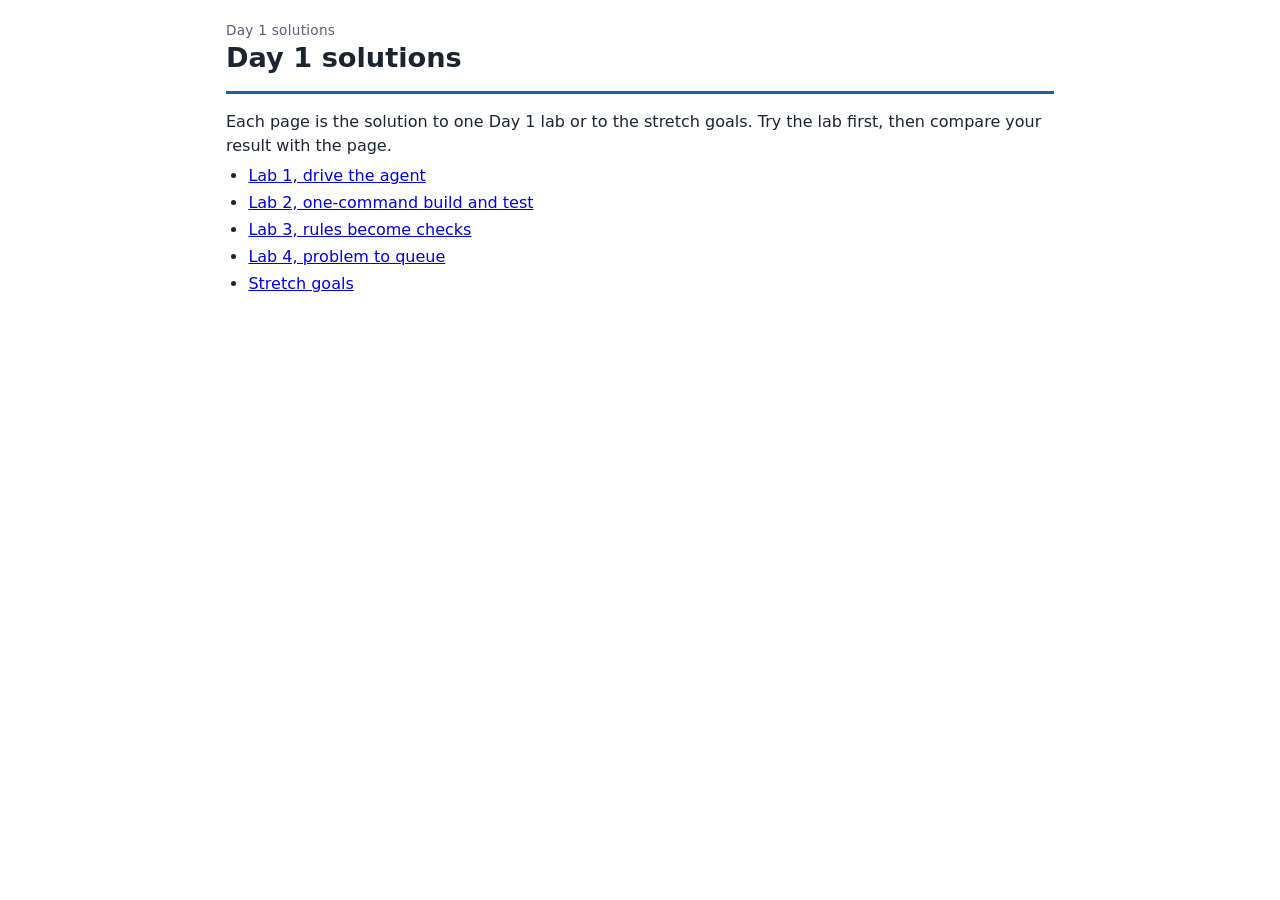
<file: index.html>
<!doctype html>
<html lang="en-GB">
<head>
<meta charset="utf-8">
<meta name="viewport" content="width=device-width, initial-scale=1">
<title>Day 1 solutions</title>
<link rel="stylesheet" href="handout.css">
<script src="zoom.js"></script>
</head>
<body>
<main class="page">

<header class="doc-head">
  <p class="kicker">Day 1 solutions</p>
  <h1>Day 1 solutions</h1>
</header>

<p>Each page is the solution to one Day 1 lab or to the stretch goals. Try the lab first, then compare your result with the page.</p>

<ul>
  <li><a href="d1-lab1-solution.html">Lab 1, drive the agent</a></li>
  <li><a href="d1-lab2-solution.html">Lab 2, one-command build and test</a></li>
  <li><a href="d1-lab3-solution.html">Lab 3, rules become checks</a></li>
  <li><a href="d1-lab4-solution.html">Lab 4, problem to queue</a></li>
  <li><a href="d1-stretch-goals-solution.html">Stretch goals</a></li>
</ul>

</main>
</body>
</html>
</file>
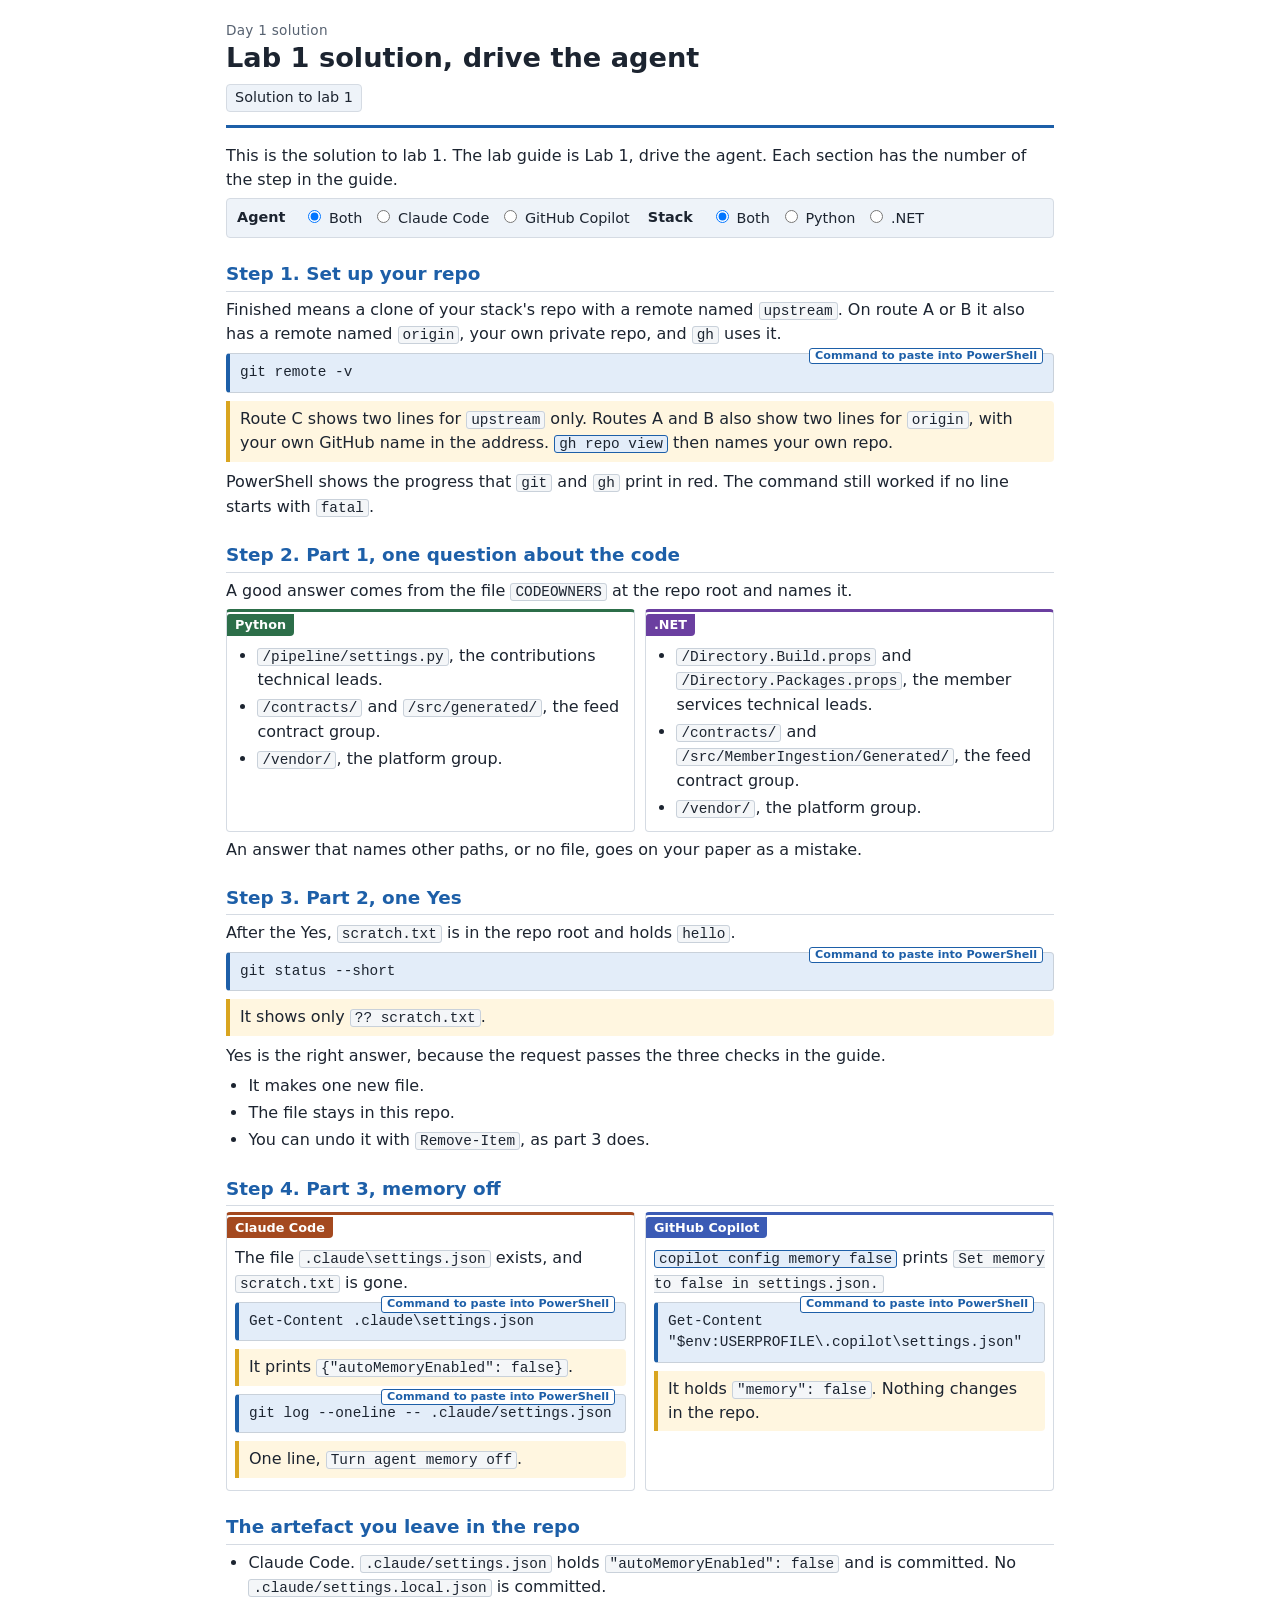
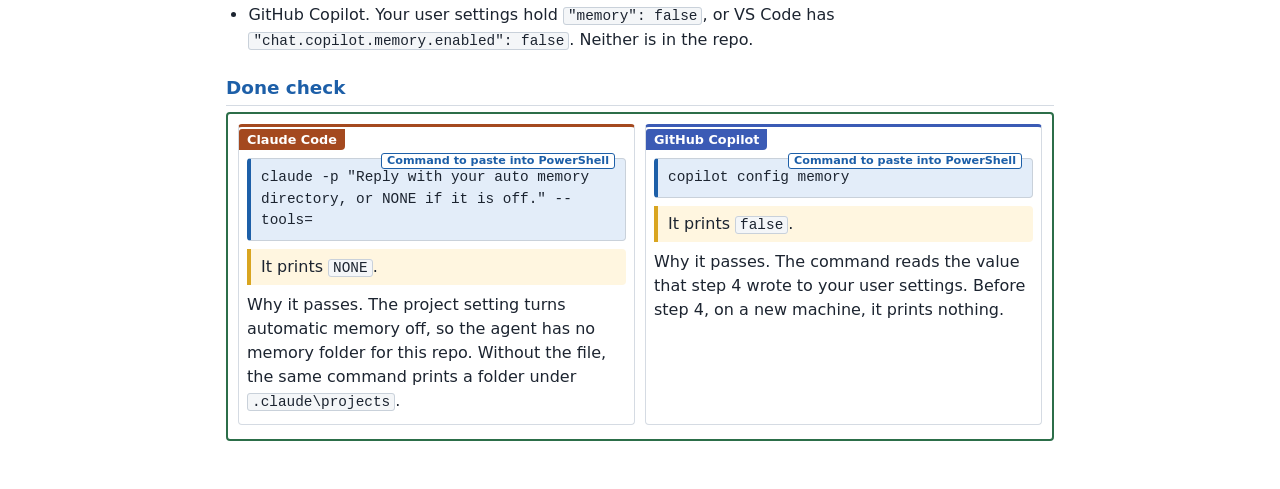
<file: d1-lab1-solution.html>
<!doctype html>
<html lang="en-GB">
<head>
<meta charset="utf-8">
<meta name="viewport" content="width=device-width, initial-scale=1">
<title>Lab 1 solution, drive the agent</title>
<link rel="stylesheet" href="handout.css">
<script src="zoom.js"></script>
<script>
/* Marks the page as script-enabled so the chooser shows. With scripts off, every variant stays visible. */
document.documentElement.className += " js";
</script>
</head>
<body>
<main class="page">

<header class="doc-head">
  <p class="kicker">Day 1 solution</p>
  <h1>Lab 1 solution, drive the agent</h1>
  <ul class="meta">
    <li>Solution to lab 1</li>
  </ul>
</header>

<p>This is the solution to lab 1. The lab guide is Lab 1, drive the agent. Each section has the number of the step in the guide.</p>

<form class="chooser" id="chooser" aria-label="Show only my agent and stack">
  <fieldset>
    <legend>Agent</legend>
    <label><input type="radio" name="agent" value="both" checked> Both</label>
    <label><input type="radio" name="agent" value="claude"> Claude Code</label>
    <label><input type="radio" name="agent" value="copilot"> GitHub Copilot</label>
  </fieldset>
  <fieldset>
    <legend>Stack</legend>
    <label><input type="radio" name="stack" value="both" checked> Both</label>
    <label><input type="radio" name="stack" value="python"> Python</label>
    <label><input type="radio" name="stack" value="dotnet"> .NET</label>
  </fieldset>
</form>

<h2>Step 1. Set up your repo</h2>
<p>Finished means a clone of your stack's repo with a remote named <code>upstream</code>. On route A or B it also has a remote named <code>origin</code>, your own private repo, and <code>gh</code> uses it.</p>
<pre class="cmd" data-copy="Command to paste into PowerShell"><code>git remote -v</code></pre>
<p class="note">Route C shows two lines for <code>upstream</code> only. Routes A and B also show two lines for <code>origin</code>, with your own GitHub name in the address. <code data-copy="Command to paste into PowerShell">gh repo view</code> then names your own repo.</p>
<p>PowerShell shows the progress that <code>git</code> and <code>gh</code> print in red. The command still worked if no line starts with <code>fatal</code>.</p>

<h2>Step 2. Part 1, one question about the code</h2>
<p>A good answer comes from the file <code>CODEOWNERS</code> at the repo root and names it.</p>
<div class="variants stack-pair">
  <div class="variant python" data-stack="python">
    <span class="label">Python</span>
    <ul>
      <li><code>/pipeline/settings.py</code>, the contributions technical leads.</li>
      <li><code>/contracts/</code> and <code>/src/generated/</code>, the feed contract group.</li>
      <li><code>/vendor/</code>, the platform group.</li>
    </ul>
  </div>
  <div class="variant dotnet" data-stack="dotnet">
    <span class="label">.NET</span>
    <ul>
      <li><code>/Directory.Build.props</code> and <code>/Directory.Packages.props</code>, the member services technical leads.</li>
      <li><code>/contracts/</code> and <code>/src/MemberIngestion/Generated/</code>, the feed contract group.</li>
      <li><code>/vendor/</code>, the platform group.</li>
    </ul>
  </div>
</div>
<p>An answer that names other paths, or no file, goes on your paper as a mistake.</p>

<h2>Step 3. Part 2, one Yes</h2>
<p>After the Yes, <code>scratch.txt</code> is in the repo root and holds <code>hello</code>.</p>
<pre class="cmd" data-copy="Command to paste into PowerShell"><code>git status --short</code></pre>
<p class="note">It shows only <code>?? scratch.txt</code>.</p>
<p>Yes is the right answer, because the request passes the three checks in the guide.</p>
<ul>
  <li>It makes one new file.</li>
  <li>The file stays in this repo.</li>
  <li>You can undo it with <code>Remove-Item</code>, as part 3 does.</li>
</ul>

<h2>Step 4. Part 3, memory off</h2>
<div class="variants">
  <div class="variant claude" data-agent="claude">
    <span class="label">Claude Code</span>
    <p>The file <code>.claude\settings.json</code> exists, and <code>scratch.txt</code> is gone.</p>
    <pre class="cmd" data-copy="Command to paste into PowerShell"><code>Get-Content .claude\settings.json</code></pre>
    <p class="note">It prints <code>{"autoMemoryEnabled": false}</code>.</p>
    <pre class="cmd" data-copy="Command to paste into PowerShell"><code>git log --oneline -- .claude/settings.json</code></pre>
    <p class="note">One line, <code>Turn agent memory off</code>.</p>
  </div>
  <div class="variant copilot" data-agent="copilot">
    <span class="label">GitHub Copilot</span>
    <p><code data-copy="Command to paste into PowerShell">copilot config memory false</code> prints <code>Set memory to false in settings.json.</code></p>
    <pre class="cmd" data-copy="Command to paste into PowerShell"><code>Get-Content "$env:USERPROFILE\.copilot\settings.json"</code></pre>
    <p class="note">It holds <code>"memory": false</code>. Nothing changes in the repo.</p>
  </div>
</div>

<h2>The artefact you leave in the repo</h2>
<ul>
  <li>Claude Code. <code>.claude/settings.json</code> holds <code>"autoMemoryEnabled": false</code> and is committed. No <code>.claude/settings.local.json</code> is committed.</li>
  <li>GitHub Copilot. Your user settings hold <code>"memory": false</code>, or VS Code has <code>"chat.copilot.memory.enabled": false</code>. Neither is in the repo.</li>
</ul>

<h2>Done check</h2>
<div class="done-check">
  <div class="variants">
    <div class="variant claude" data-agent="claude">
      <span class="label">Claude Code</span>
      <pre class="cmd" data-copy="Command to paste into PowerShell"><code>claude -p "Reply with your auto memory directory, or NONE if it is off." --tools=</code></pre>
      <p class="note">It prints <code>NONE</code>.</p>
      <p>Why it passes. The project setting turns automatic memory off, so the agent has no memory folder for this repo. Without the file, the same command prints a folder under <code>.claude\projects</code>.</p>
    </div>
    <div class="variant copilot" data-agent="copilot">
      <span class="label">GitHub Copilot</span>
      <pre class="cmd" data-copy="Command to paste into PowerShell"><code>copilot config memory</code></pre>
      <p class="note">It prints <code>false</code>.</p>
      <p>Why it passes. The command reads the value that step 4 wrote to your user settings. Before step 4, on a new machine, it prints nothing.</p>
    </div>
  </div>
</div>

</main>

<script>
/* Lets the learner hide the agent and the stack they do not use, and remembers the choice. */
(function () {
  var root = document.documentElement;
  var key = "handout-choice";
  var form = document.getElementById("chooser");
  if (!form) { return; }
  var all = ["claude", "copilot", "python", "dotnet"];

  function load() {
    try { return JSON.parse(localStorage.getItem(key)) || {}; } catch (e) { return {}; }
  }
  function save(c) {
    try { localStorage.setItem(key, JSON.stringify(c)); } catch (e) { /* storage may be blocked */ }
  }
  /* A URL such as ?stack=python or ?agent=claude sets the starting choice. It wins over the stored choice. */
  function param(name, values) {
    var v = (new RegExp("[?&]" + name + "=([^&#]*)").exec(location.search) || [])[1];
    return values.indexOf(v) < 0 ? null : v;
  }
  function apply(c) {
    all.forEach(function (n) { root.classList.remove("hide-" + n); });
    if (c.agent && c.agent !== "both") { root.classList.add("hide-" + (c.agent === "claude" ? "copilot" : "claude")); }
    if (c.stack && c.stack !== "both") { root.classList.add("hide-" + (c.stack === "python" ? "dotnet" : "python")); }
    ["agent", "stack"].forEach(function (g) {
      var v = c[g] || "both";
      var el = form.querySelector('input[name="' + g + '"][value="' + v + '"]');
      if (el) { el.checked = true; }
    });
  }

  var choice = load();
  [["agent", ["claude", "copilot"]], ["stack", ["python", "dotnet"]]].forEach(function (p) {
    var v = param(p[0], p[1]);
    if (v) { choice[p[0]] = v; }
  });
  apply(choice);
  form.addEventListener("change", function (e) {
    choice[e.target.name] = e.target.value;
    save(choice);
    apply(choice);
  });
})();
</script>
</body>
</html>
</file>
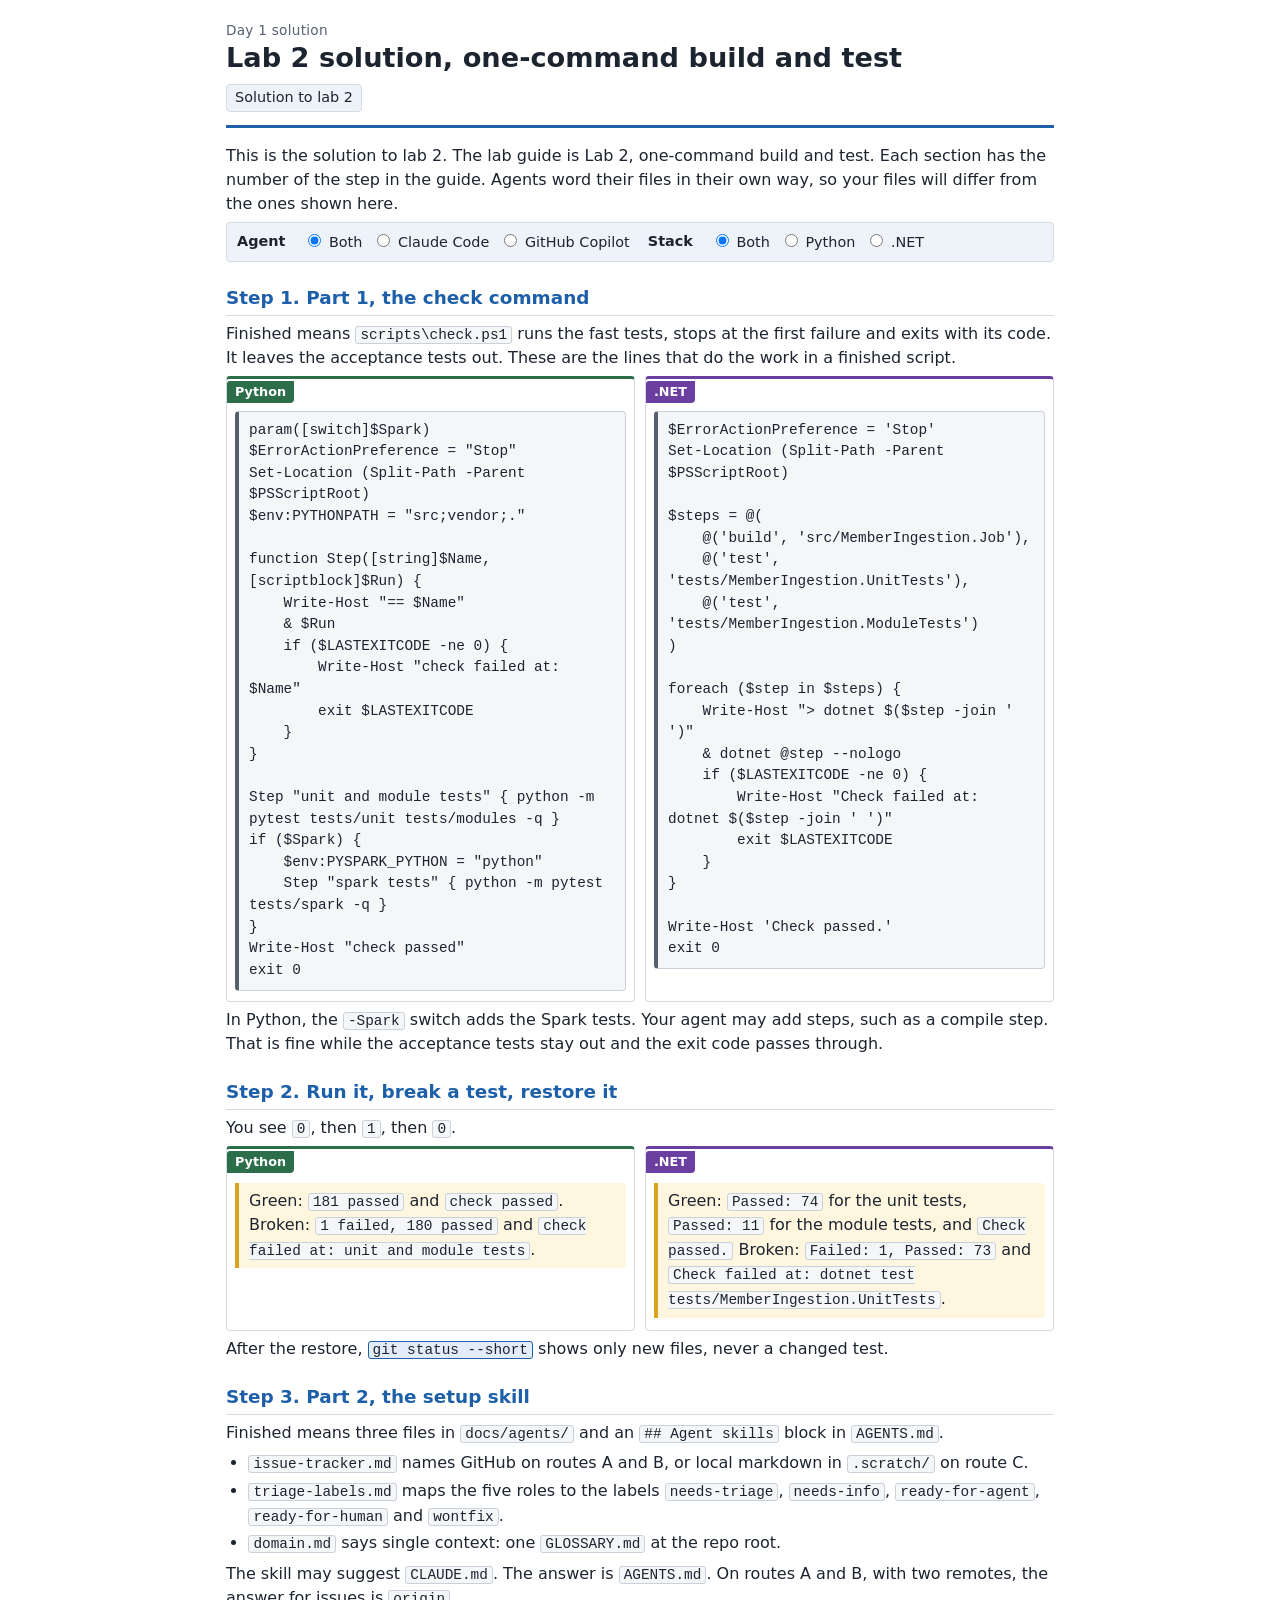
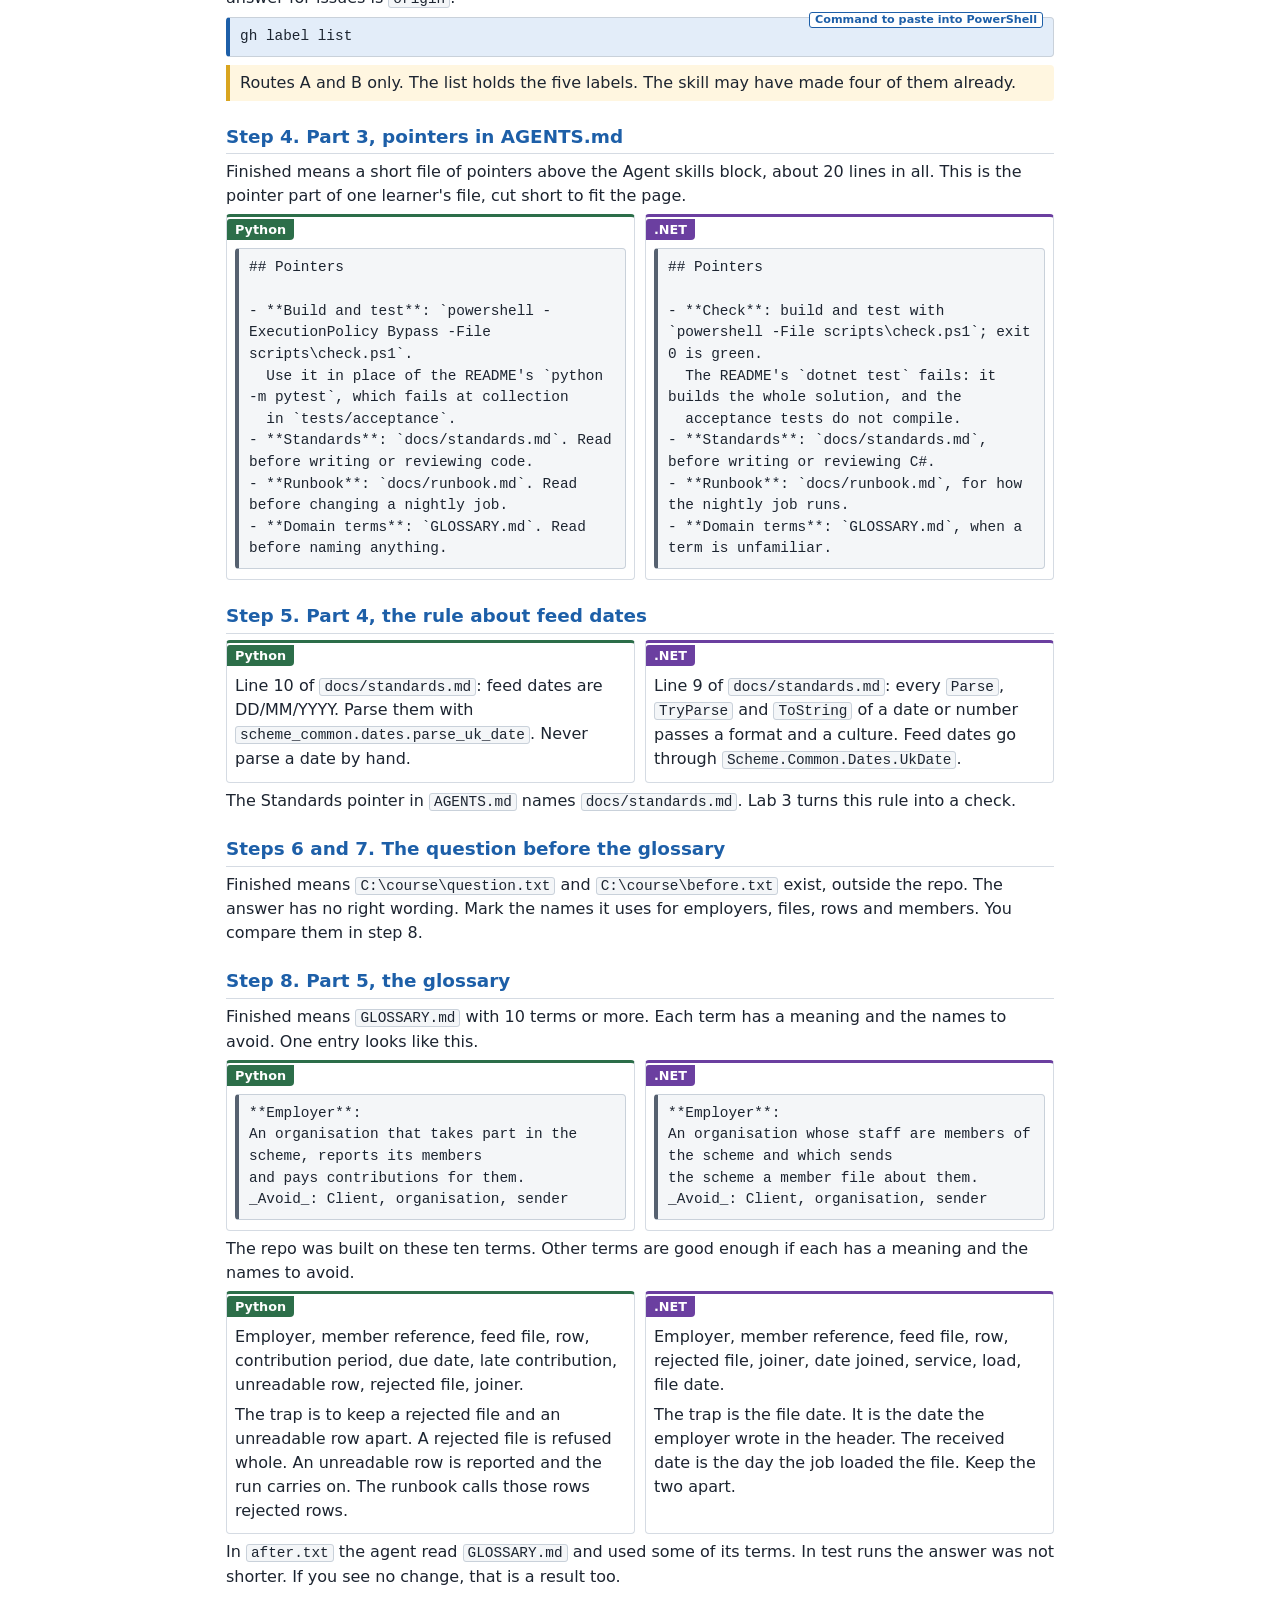
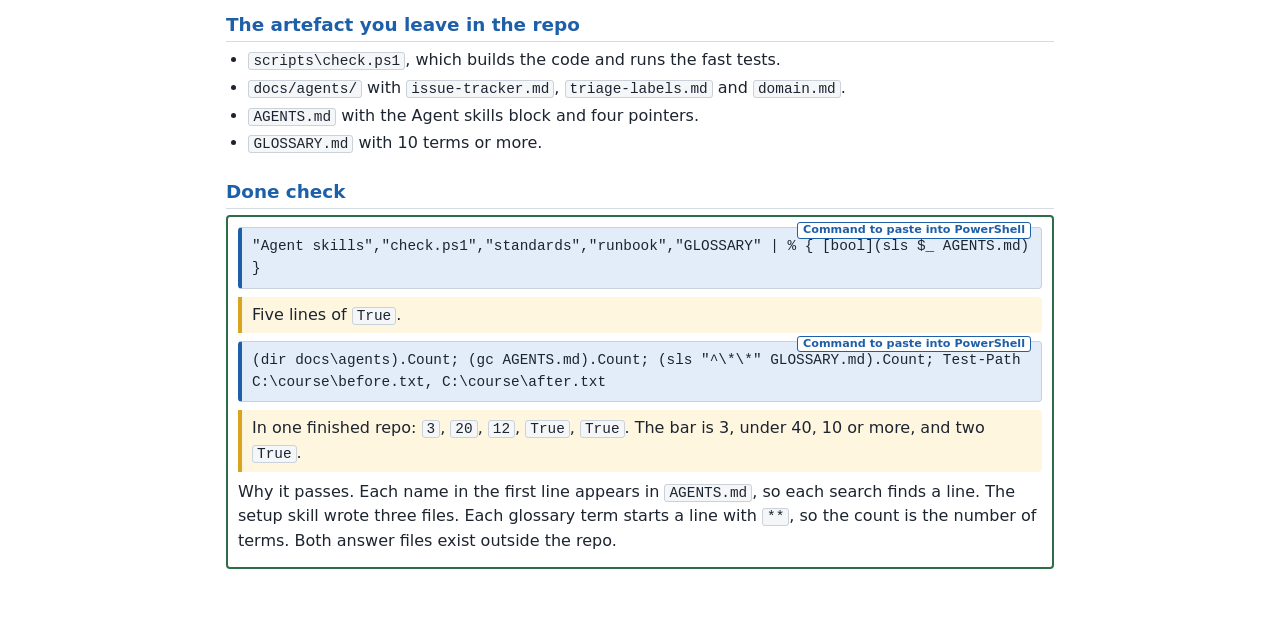
<file: d1-lab2-solution.html>
<!doctype html>
<html lang="en-GB">
<head>
<meta charset="utf-8">
<meta name="viewport" content="width=device-width, initial-scale=1">
<title>Lab 2 solution, one-command build and test</title>
<link rel="stylesheet" href="handout.css">
<script src="zoom.js"></script>
<script>
/* Marks the page as script-enabled so the chooser shows. With scripts off, every variant stays visible. */
document.documentElement.className += " js";
</script>
</head>
<body>
<main class="page">

<header class="doc-head">
  <p class="kicker">Day 1 solution</p>
  <h1>Lab 2 solution, one-command build and test</h1>
  <ul class="meta">
    <li>Solution to lab 2</li>
  </ul>
</header>

<p>This is the solution to lab 2. The lab guide is Lab 2, one-command build and test. Each section has the number of the step in the guide. Agents word their files in their own way, so your files will differ from the ones shown here.</p>

<form class="chooser" id="chooser" aria-label="Show only my agent and stack">
  <fieldset>
    <legend>Agent</legend>
    <label><input type="radio" name="agent" value="both" checked> Both</label>
    <label><input type="radio" name="agent" value="claude"> Claude Code</label>
    <label><input type="radio" name="agent" value="copilot"> GitHub Copilot</label>
  </fieldset>
  <fieldset>
    <legend>Stack</legend>
    <label><input type="radio" name="stack" value="both" checked> Both</label>
    <label><input type="radio" name="stack" value="python"> Python</label>
    <label><input type="radio" name="stack" value="dotnet"> .NET</label>
  </fieldset>
</form>

<h2>Step 1. Part 1, the check command</h2>
<p>Finished means <code>scripts\check.ps1</code> runs the fast tests, stops at the first failure and exits with its code. It leaves the acceptance tests out. These are the lines that do the work in a finished script.</p>
<div class="variants stack-pair">
  <div class="variant python" data-stack="python">
    <span class="label">Python</span>
<pre><code>param([switch]$Spark)
$ErrorActionPreference = "Stop"
Set-Location (Split-Path -Parent $PSScriptRoot)
$env:PYTHONPATH = "src;vendor;."

function Step([string]$Name, [scriptblock]$Run) {
    Write-Host "== $Name"
    &amp; $Run
    if ($LASTEXITCODE -ne 0) {
        Write-Host "check failed at: $Name"
        exit $LASTEXITCODE
    }
}

Step "unit and module tests" { python -m pytest tests/unit tests/modules -q }
if ($Spark) {
    $env:PYSPARK_PYTHON = "python"
    Step "spark tests" { python -m pytest tests/spark -q }
}
Write-Host "check passed"
exit 0</code></pre>
  </div>
  <div class="variant dotnet" data-stack="dotnet">
    <span class="label">.NET</span>
<pre><code>$ErrorActionPreference = 'Stop'
Set-Location (Split-Path -Parent $PSScriptRoot)

$steps = @(
    @('build', 'src/MemberIngestion.Job'),
    @('test', 'tests/MemberIngestion.UnitTests'),
    @('test', 'tests/MemberIngestion.ModuleTests')
)

foreach ($step in $steps) {
    Write-Host "> dotnet $($step -join ' ')"
    &amp; dotnet @step --nologo
    if ($LASTEXITCODE -ne 0) {
        Write-Host "Check failed at: dotnet $($step -join ' ')"
        exit $LASTEXITCODE
    }
}

Write-Host 'Check passed.'
exit 0</code></pre>
  </div>
</div>
<p><span data-stack="python">In Python, the <code>-Spark</code> switch adds the Spark tests. </span>Your agent may add steps, such as a compile step. That is fine while the acceptance tests stay out and the exit code passes through.</p>

<h2>Step 2. Run it, break a test, restore it</h2>
<p>You see <code>0</code>, then <code>1</code>, then <code>0</code>.</p>
<div class="variants stack-pair">
  <div class="variant python" data-stack="python">
    <span class="label">Python</span>
    <p class="note">Green: <code>181 passed</code> and <code>check passed</code>. Broken: <code>1 failed, 180 passed</code> and <code>check failed at: unit and module tests</code>.</p>
  </div>
  <div class="variant dotnet" data-stack="dotnet">
    <span class="label">.NET</span>
    <p class="note">Green: <code>Passed: 74</code> for the unit tests, <code>Passed: 11</code> for the module tests, and <code>Check passed.</code> Broken: <code>Failed: 1, Passed: 73</code> and <code>Check failed at: dotnet test tests/MemberIngestion.UnitTests</code>.</p>
  </div>
</div>
<p>After the restore, <code data-copy="Command to paste into PowerShell">git status --short</code> shows only new files, never a changed test.</p>

<h2>Step 3. Part 2, the setup skill</h2>
<p>Finished means three files in <code>docs/agents/</code> and an <code>## Agent skills</code> block in <code>AGENTS.md</code>.</p>
<ul>
  <li><code>issue-tracker.md</code> names GitHub on routes A and B, or local markdown in <code>.scratch/</code> on route C.</li>
  <li><code>triage-labels.md</code> maps the five roles to the labels <code>needs-triage</code>, <code>needs-info</code>, <code>ready-for-agent</code>, <code>ready-for-human</code> and <code>wontfix</code>.</li>
  <li><code>domain.md</code> says single context: one <code>GLOSSARY.md</code> at the repo root.</li>
</ul>
<p>The skill may suggest <code>CLAUDE.md</code>. The answer is <code>AGENTS.md</code>. On routes A and B, with two remotes, the answer for issues is <code>origin</code>.</p>
<pre class="cmd" data-copy="Command to paste into PowerShell"><code>gh label list</code></pre>
<p class="note">Routes A and B only. The list holds the five labels. The skill may have made four of them already.</p>

<h2>Step 4. Part 3, pointers in AGENTS.md</h2>
<p>Finished means a short file of pointers above the Agent skills block, about 20 lines in all. This is the pointer part of one learner's file, cut short to fit the page.</p>
<div class="variants stack-pair">
  <div class="variant python" data-stack="python">
    <span class="label">Python</span>
<pre><code>## Pointers

- **Build and test**: `powershell -ExecutionPolicy Bypass -File scripts\check.ps1`.
  Use it in place of the README's `python -m pytest`, which fails at collection
  in `tests/acceptance`.
- **Standards**: `docs/standards.md`. Read before writing or reviewing code.
- **Runbook**: `docs/runbook.md`. Read before changing a nightly job.
- **Domain terms**: `GLOSSARY.md`. Read before naming anything.</code></pre>
  </div>
  <div class="variant dotnet" data-stack="dotnet">
    <span class="label">.NET</span>
<pre><code>## Pointers

- **Check**: build and test with `powershell -File scripts\check.ps1`; exit 0 is green.
  The README's `dotnet test` fails: it builds the whole solution, and the
  acceptance tests do not compile.
- **Standards**: `docs/standards.md`, before writing or reviewing C#.
- **Runbook**: `docs/runbook.md`, for how the nightly job runs.
- **Domain terms**: `GLOSSARY.md`, when a term is unfamiliar.</code></pre>
  </div>
</div>

<h2>Step 5. Part 4, the rule about feed dates</h2>
<div class="variants stack-pair">
  <div class="variant python" data-stack="python">
    <span class="label">Python</span>
    <p>Line 10 of <code>docs/standards.md</code>: feed dates are DD/MM/YYYY. Parse them with <code>scheme_common.dates.parse_uk_date</code>. Never parse a date by hand.</p>
  </div>
  <div class="variant dotnet" data-stack="dotnet">
    <span class="label">.NET</span>
    <p>Line 9 of <code>docs/standards.md</code>: every <code>Parse</code>, <code>TryParse</code> and <code>ToString</code> of a date or number passes a format and a culture. Feed dates go through <code>Scheme.Common.Dates.UkDate</code>.</p>
  </div>
</div>
<p>The Standards pointer in <code>AGENTS.md</code> names <code>docs/standards.md</code>. Lab 3 turns this rule into a check.</p>

<h2>Steps 6 and 7. The question before the glossary</h2>
<p>Finished means <code>C:\course\question.txt</code> and <code>C:\course\before.txt</code> exist, outside the repo. The answer has no right wording. Mark the names it uses for employers, files, rows and members. You compare them in step 8.</p>

<h2>Step 8. Part 5, the glossary</h2>
<p>Finished means <code>GLOSSARY.md</code> with 10 terms or more. Each term has a meaning and the names to avoid. One entry looks like this.</p>
<div class="variants stack-pair">
  <div class="variant python" data-stack="python">
    <span class="label">Python</span>
<pre><code>**Employer**:
An organisation that takes part in the scheme, reports its members
and pays contributions for them.
_Avoid_: Client, organisation, sender</code></pre>
  </div>
  <div class="variant dotnet" data-stack="dotnet">
    <span class="label">.NET</span>
<pre><code>**Employer**:
An organisation whose staff are members of the scheme and which sends
the scheme a member file about them.
_Avoid_: Client, organisation, sender</code></pre>
  </div>
</div>
<p>The repo was built on these ten terms. Other terms are good enough if each has a meaning and the names to avoid.</p>
<div class="variants stack-pair">
  <div class="variant python" data-stack="python">
    <span class="label">Python</span>
    <p>Employer, member reference, feed file, row, contribution period, due date, late contribution, unreadable row, rejected file, joiner.</p>
    <p>The trap is to keep a rejected file and an unreadable row apart. A rejected file is refused whole. An unreadable row is reported and the run carries on. The runbook calls those rows rejected rows.</p>
  </div>
  <div class="variant dotnet" data-stack="dotnet">
    <span class="label">.NET</span>
    <p>Employer, member reference, feed file, row, rejected file, joiner, date joined, service, load, file date.</p>
    <p>The trap is the file date. It is the date the employer wrote in the header. The received date is the day the job loaded the file. Keep the two apart.</p>
  </div>
</div>
<p>In <code>after.txt</code> the agent read <code>GLOSSARY.md</code> and used some of its terms. In test runs the answer was not shorter. If you see no change, that is a result too.</p>

<h2>The artefact you leave in the repo</h2>
<ul>
  <li><code>scripts\check.ps1</code>, which builds the code and runs the fast tests.</li>
  <li><code>docs/agents/</code> with <code>issue-tracker.md</code>, <code>triage-labels.md</code> and <code>domain.md</code>.</li>
  <li><code>AGENTS.md</code> with the Agent skills block and four pointers.</li>
  <li><code>GLOSSARY.md</code> with 10 terms or more.</li>
</ul>

<h2>Done check</h2>
<div class="done-check">
  <pre class="cmd" data-copy="Command to paste into PowerShell"><code>"Agent skills","check.ps1","standards","runbook","GLOSSARY" | % { [bool](sls $_ AGENTS.md) }</code></pre>
  <p class="note">Five lines of <code>True</code>.</p>
  <pre class="cmd" data-copy="Command to paste into PowerShell"><code>(dir docs\agents).Count; (gc AGENTS.md).Count; (sls "^\*\*" GLOSSARY.md).Count; Test-Path C:\course\before.txt, C:\course\after.txt</code></pre>
  <p class="note">In one finished repo: <code>3</code>, <code>20</code>, <code>12</code>, <code>True</code>, <code>True</code>. The bar is 3, under 40, 10 or more, and two <code>True</code>.</p>
  <p>Why it passes. Each name in the first line appears in <code>AGENTS.md</code>, so each search finds a line. The setup skill wrote three files. Each glossary term starts a line with <code>**</code>, so the count is the number of terms. Both answer files exist outside the repo.</p>
</div>

</main>

<script>
/* Lets the learner hide the agent and the stack they do not use, and remembers the choice. */
(function () {
  var root = document.documentElement;
  var key = "handout-choice";
  var form = document.getElementById("chooser");
  if (!form) { return; }
  var all = ["claude", "copilot", "python", "dotnet"];

  function load() {
    try { return JSON.parse(localStorage.getItem(key)) || {}; } catch (e) { return {}; }
  }
  function save(c) {
    try { localStorage.setItem(key, JSON.stringify(c)); } catch (e) { /* storage may be blocked */ }
  }
  /* A URL such as ?stack=python or ?agent=claude sets the starting choice. It wins over the stored choice. */
  function param(name, values) {
    var v = (new RegExp("[?&]" + name + "=([^&#]*)").exec(location.search) || [])[1];
    return values.indexOf(v) < 0 ? null : v;
  }
  function apply(c) {
    all.forEach(function (n) { root.classList.remove("hide-" + n); });
    if (c.agent && c.agent !== "both") { root.classList.add("hide-" + (c.agent === "claude" ? "copilot" : "claude")); }
    if (c.stack && c.stack !== "both") { root.classList.add("hide-" + (c.stack === "python" ? "dotnet" : "python")); }
    ["agent", "stack"].forEach(function (g) {
      var v = c[g] || "both";
      var el = form.querySelector('input[name="' + g + '"][value="' + v + '"]');
      if (el) { el.checked = true; }
    });
  }

  var choice = load();
  [["agent", ["claude", "copilot"]], ["stack", ["python", "dotnet"]]].forEach(function (p) {
    var v = param(p[0], p[1]);
    if (v) { choice[p[0]] = v; }
  });
  apply(choice);
  form.addEventListener("change", function (e) {
    choice[e.target.name] = e.target.value;
    save(choice);
    apply(choice);
  });
})();
</script>
</body>
</html>
</file>
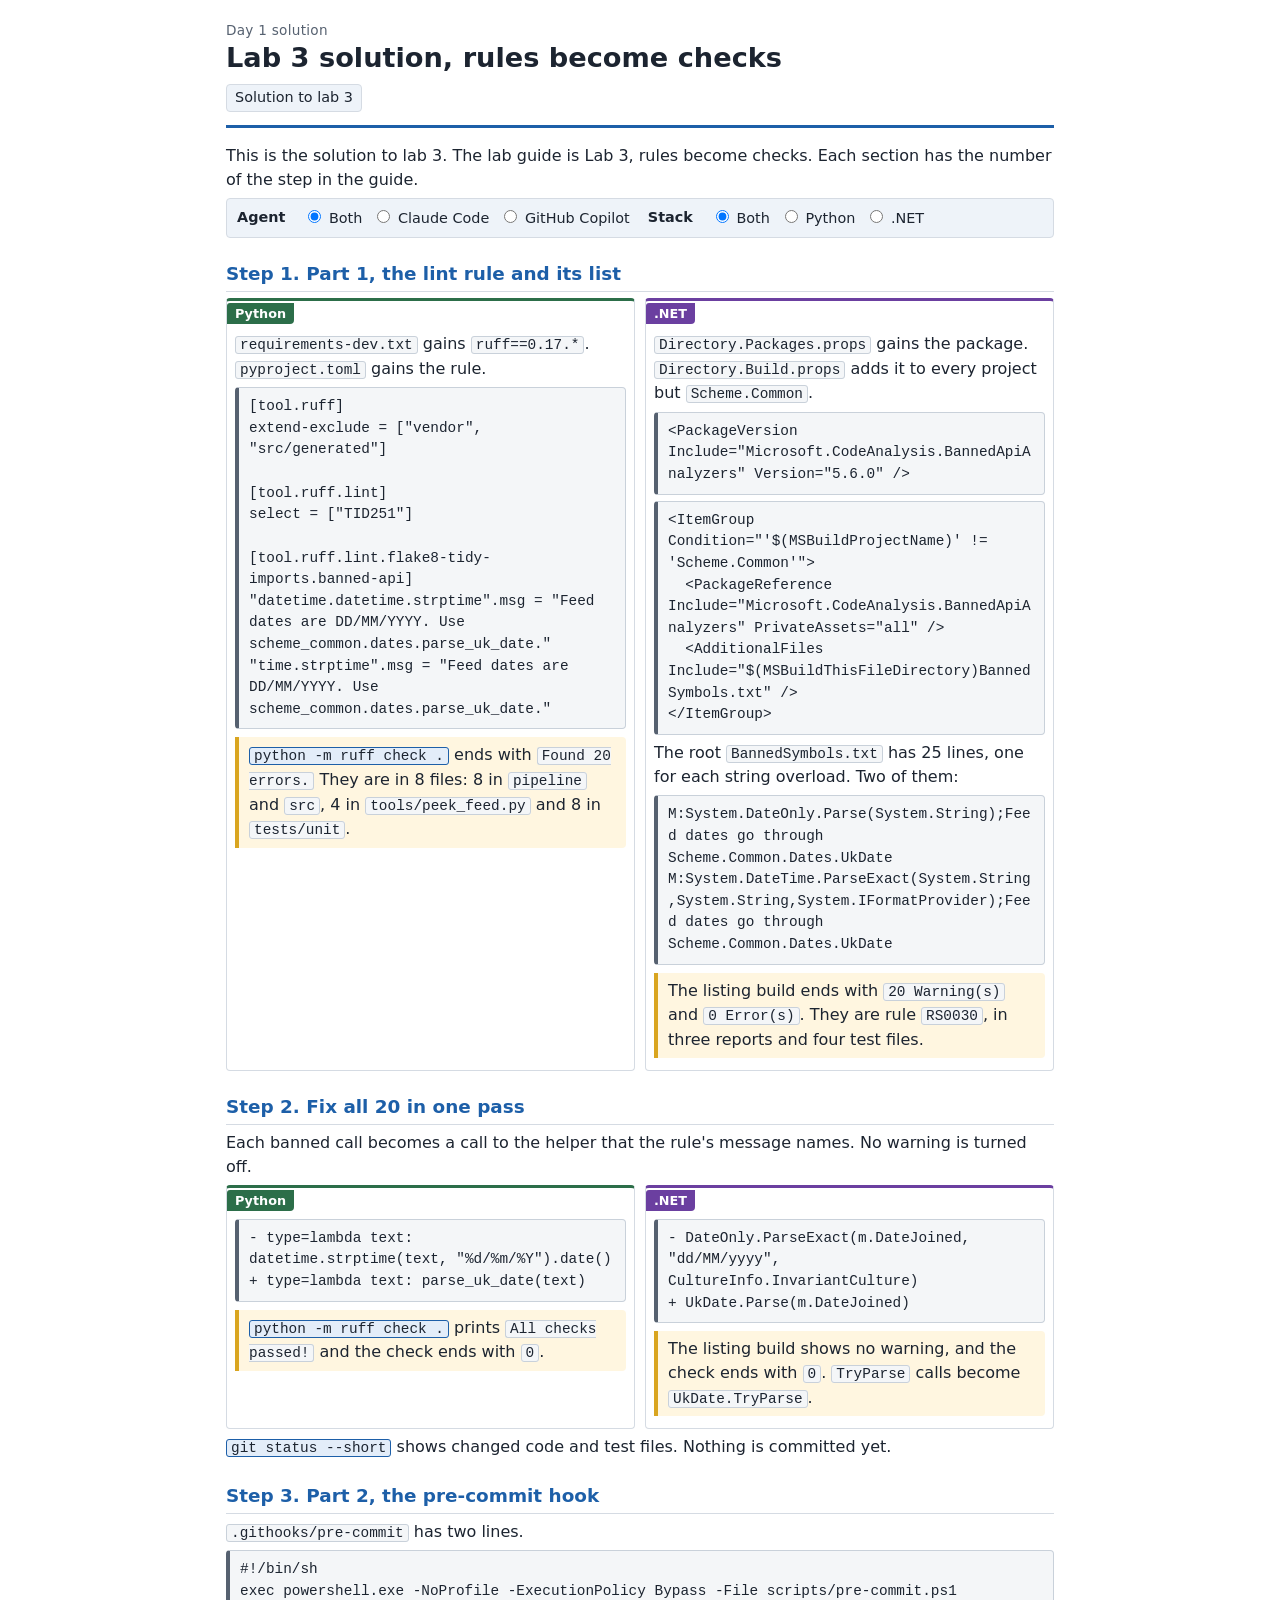
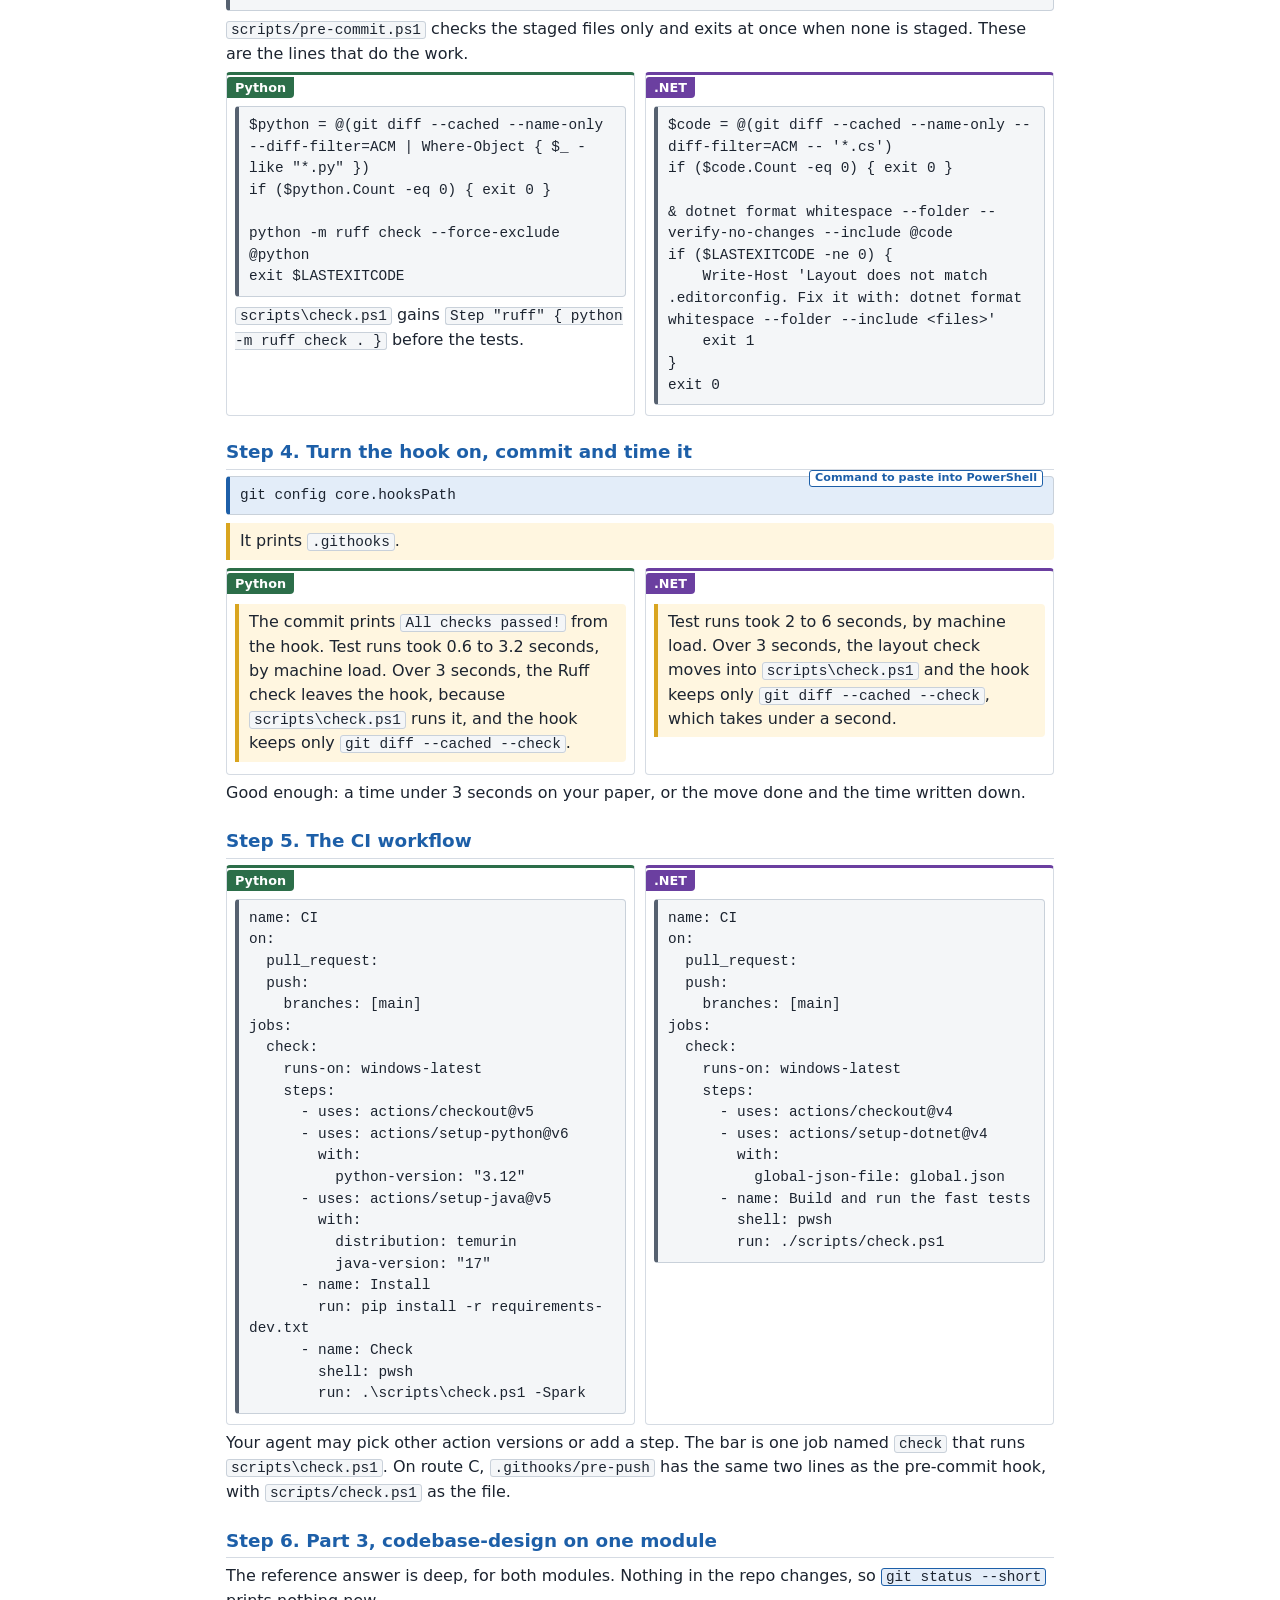
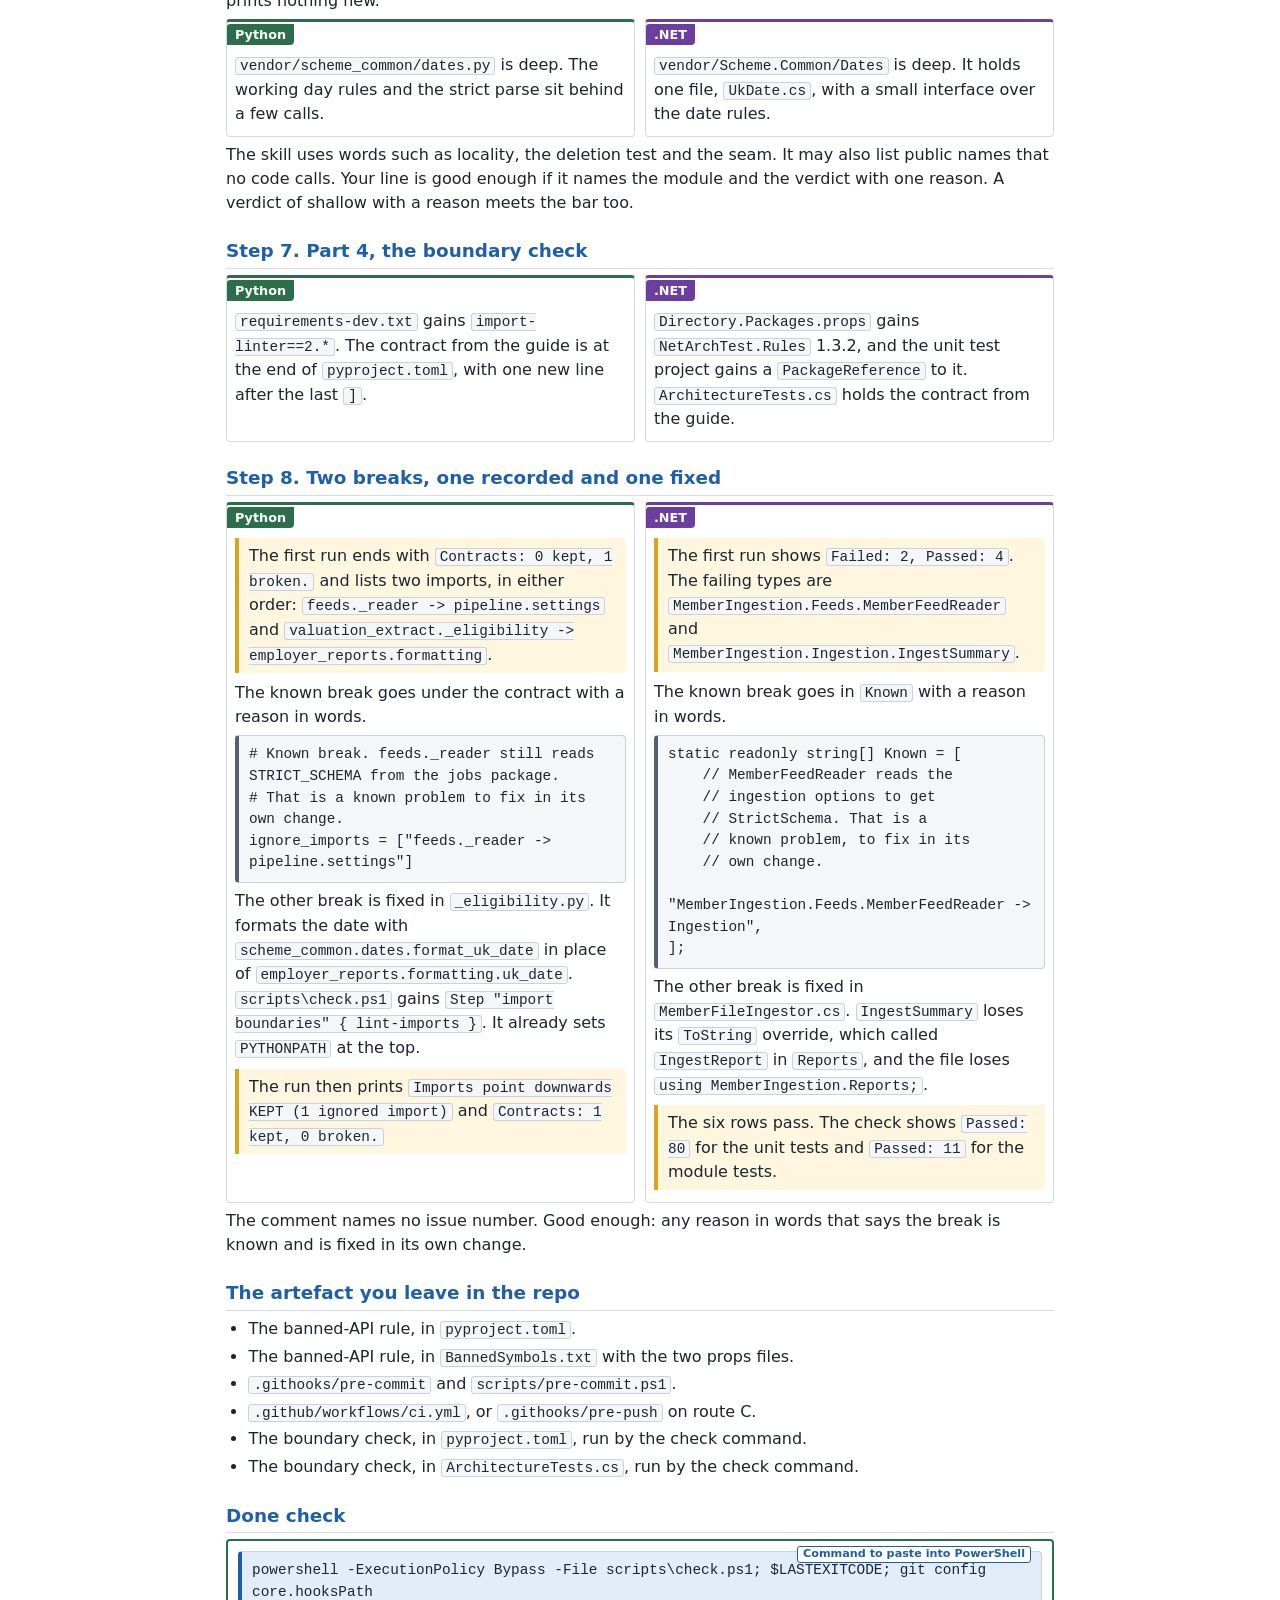
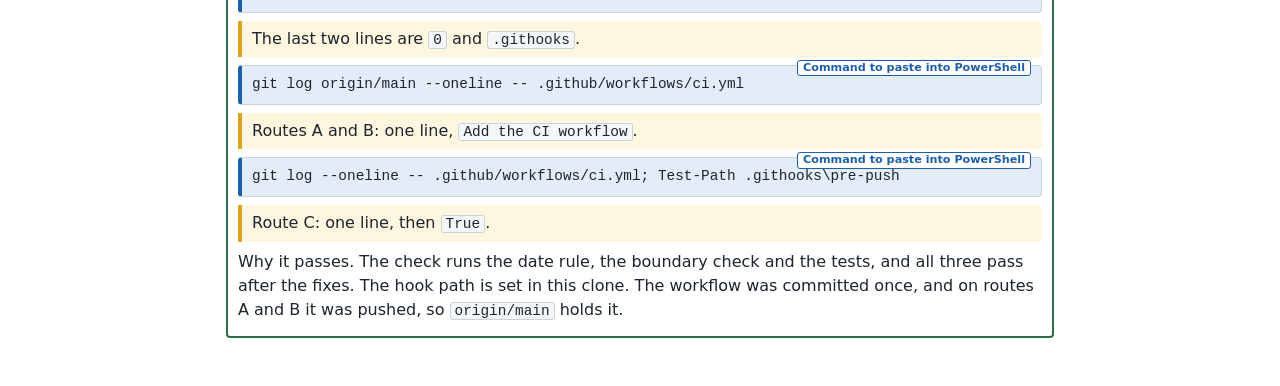
<file: d1-lab3-solution.html>
<!doctype html>
<html lang="en-GB">
<head>
<meta charset="utf-8">
<meta name="viewport" content="width=device-width, initial-scale=1">
<title>Lab 3 solution, rules become checks</title>
<link rel="stylesheet" href="handout.css">
<script src="zoom.js"></script>
<script>
/* Marks the page as script-enabled so the chooser shows. With scripts off, every variant stays visible. */
document.documentElement.className += " js";
</script>
</head>
<body>
<main class="page">

<header class="doc-head">
  <p class="kicker">Day 1 solution</p>
  <h1>Lab 3 solution, rules become checks</h1>
  <ul class="meta">
    <li>Solution to lab 3</li>
  </ul>
</header>

<p>This is the solution to lab 3. The lab guide is Lab 3, rules become checks. Each section has the number of the step in the guide.</p>

<form class="chooser" id="chooser" aria-label="Show only my agent and stack">
  <fieldset>
    <legend>Agent</legend>
    <label><input type="radio" name="agent" value="both" checked> Both</label>
    <label><input type="radio" name="agent" value="claude"> Claude Code</label>
    <label><input type="radio" name="agent" value="copilot"> GitHub Copilot</label>
  </fieldset>
  <fieldset>
    <legend>Stack</legend>
    <label><input type="radio" name="stack" value="both" checked> Both</label>
    <label><input type="radio" name="stack" value="python"> Python</label>
    <label><input type="radio" name="stack" value="dotnet"> .NET</label>
  </fieldset>
</form>

<h2>Step 1. Part 1, the lint rule and its list</h2>
<div class="variants stack-pair">
  <div class="variant python" data-stack="python">
    <span class="label">Python</span>
    <p><code>requirements-dev.txt</code> gains <code>ruff==0.17.*</code>. <code>pyproject.toml</code> gains the rule.</p>
<pre><code>[tool.ruff]
extend-exclude = ["vendor", "src/generated"]

[tool.ruff.lint]
select = ["TID251"]

[tool.ruff.lint.flake8-tidy-imports.banned-api]
"datetime.datetime.strptime".msg = "Feed dates are DD/MM/YYYY. Use scheme_common.dates.parse_uk_date."
"time.strptime".msg = "Feed dates are DD/MM/YYYY. Use scheme_common.dates.parse_uk_date."</code></pre>
    <p class="note"><code data-copy="Command to paste into PowerShell">python -m ruff check .</code> ends with <code>Found 20 errors.</code> They are in 8 files: 8 in <code>pipeline</code> and <code>src</code>, 4 in <code>tools/peek_feed.py</code> and 8 in <code>tests/unit</code>.</p>
  </div>
  <div class="variant dotnet" data-stack="dotnet">
    <span class="label">.NET</span>
    <p><code>Directory.Packages.props</code> gains the package. <code>Directory.Build.props</code> adds it to every project but <code>Scheme.Common</code>.</p>
<pre><code>&lt;PackageVersion Include="Microsoft.CodeAnalysis.BannedApiAnalyzers" Version="5.6.0" /&gt;</code></pre>
<pre><code>&lt;ItemGroup Condition="'$(MSBuildProjectName)' != 'Scheme.Common'"&gt;
  &lt;PackageReference Include="Microsoft.CodeAnalysis.BannedApiAnalyzers" PrivateAssets="all" /&gt;
  &lt;AdditionalFiles Include="$(MSBuildThisFileDirectory)BannedSymbols.txt" /&gt;
&lt;/ItemGroup&gt;</code></pre>
    <p>The root <code>BannedSymbols.txt</code> has 25 lines, one for each string overload. Two of them:</p>
<pre><code>M:System.DateOnly.Parse(System.String);Feed dates go through Scheme.Common.Dates.UkDate
M:System.DateTime.ParseExact(System.String,System.String,System.IFormatProvider);Feed dates go through Scheme.Common.Dates.UkDate</code></pre>
    <p class="note">The listing build ends with <code>20 Warning(s)</code> and <code>0 Error(s)</code>. They are rule <code>RS0030</code>, in three reports and four test files.</p>
  </div>
</div>

<h2>Step 2. Fix all 20 in one pass</h2>
<p>Each banned call becomes a call to the helper that the rule's message names. No warning is turned off.</p>
<div class="variants stack-pair">
  <div class="variant python" data-stack="python">
    <span class="label">Python</span>
<pre><code>- type=lambda text: datetime.strptime(text, "%d/%m/%Y").date()
+ type=lambda text: parse_uk_date(text)</code></pre>
    <p class="note"><code data-copy="Command to paste into PowerShell">python -m ruff check .</code> prints <code>All checks passed!</code> and the check ends with <code>0</code>.</p>
  </div>
  <div class="variant dotnet" data-stack="dotnet">
    <span class="label">.NET</span>
<pre><code>- DateOnly.ParseExact(m.DateJoined, "dd/MM/yyyy", CultureInfo.InvariantCulture)
+ UkDate.Parse(m.DateJoined)</code></pre>
    <p class="note">The listing build shows no warning, and the check ends with <code>0</code>. <code>TryParse</code> calls become <code>UkDate.TryParse</code>.</p>
  </div>
</div>
<p><code data-copy="Command to paste into PowerShell">git status --short</code> shows changed code and test files. Nothing is committed yet.</p>

<h2>Step 3. Part 2, the pre-commit hook</h2>
<p><code>.githooks/pre-commit</code> has two lines.</p>
<pre><code>#!/bin/sh
exec powershell.exe -NoProfile -ExecutionPolicy Bypass -File scripts/pre-commit.ps1</code></pre>
<p><code>scripts/pre-commit.ps1</code> checks the staged files only and exits at once when none is staged. These are the lines that do the work.</p>
<div class="variants stack-pair">
  <div class="variant python" data-stack="python">
    <span class="label">Python</span>
<pre><code>$python = @(git diff --cached --name-only --diff-filter=ACM | Where-Object { $_ -like "*.py" })
if ($python.Count -eq 0) { exit 0 }

python -m ruff check --force-exclude @python
exit $LASTEXITCODE</code></pre>
    <p><code>scripts\check.ps1</code> gains <code>Step "ruff" { python -m ruff check . }</code> before the tests.</p>
  </div>
  <div class="variant dotnet" data-stack="dotnet">
    <span class="label">.NET</span>
<pre><code>$code = @(git diff --cached --name-only --diff-filter=ACM -- '*.cs')
if ($code.Count -eq 0) { exit 0 }

&amp; dotnet format whitespace --folder --verify-no-changes --include @code
if ($LASTEXITCODE -ne 0) {
    Write-Host 'Layout does not match .editorconfig. Fix it with: dotnet format whitespace --folder --include &lt;files&gt;'
    exit 1
}
exit 0</code></pre>
  </div>
</div>

<h2>Step 4. Turn the hook on, commit and time it</h2>
<pre class="cmd" data-copy="Command to paste into PowerShell"><code>git config core.hooksPath</code></pre>
<p class="note">It prints <code>.githooks</code>.</p>
<div class="variants stack-pair">
  <div class="variant python" data-stack="python">
    <span class="label">Python</span>
    <p class="note">The commit prints <code>All checks passed!</code> from the hook. Test runs took 0.6 to 3.2 seconds, by machine load. Over 3 seconds, the Ruff check leaves the hook, because <code>scripts\check.ps1</code> runs it, and the hook keeps only <code>git diff --cached --check</code>.</p>
  </div>
  <div class="variant dotnet" data-stack="dotnet">
    <span class="label">.NET</span>
    <p class="note">Test runs took 2 to 6 seconds, by machine load. Over 3 seconds, the layout check moves into <code>scripts\check.ps1</code> and the hook keeps only <code>git diff --cached --check</code>, which takes under a second.</p>
  </div>
</div>
<p>Good enough: a time under 3 seconds on your paper, or the move done and the time written down.</p>

<h2>Step 5. The CI workflow</h2>
<div class="variants stack-pair">
  <div class="variant python" data-stack="python">
    <span class="label">Python</span>
<pre><code>name: CI
on:
  pull_request:
  push:
    branches: [main]
jobs:
  check:
    runs-on: windows-latest
    steps:
      - uses: actions/checkout@v5
      - uses: actions/setup-python@v6
        with:
          python-version: "3.12"
      - uses: actions/setup-java@v5
        with:
          distribution: temurin
          java-version: "17"
      - name: Install
        run: pip install -r requirements-dev.txt
      - name: Check
        shell: pwsh
        run: .\scripts\check.ps1 -Spark</code></pre>
  </div>
  <div class="variant dotnet" data-stack="dotnet">
    <span class="label">.NET</span>
<pre><code>name: CI
on:
  pull_request:
  push:
    branches: [main]
jobs:
  check:
    runs-on: windows-latest
    steps:
      - uses: actions/checkout@v4
      - uses: actions/setup-dotnet@v4
        with:
          global-json-file: global.json
      - name: Build and run the fast tests
        shell: pwsh
        run: ./scripts/check.ps1</code></pre>
  </div>
</div>
<p>Your agent may pick other action versions or add a step. The bar is one job named <code>check</code> that runs <code>scripts\check.ps1</code>. On route C, <code>.githooks/pre-push</code> has the same two lines as the pre-commit hook, with <code>scripts/check.ps1</code> as the file.</p>

<h2>Step 6. Part 3, codebase-design on one module</h2>
<p>The reference answer is deep, for both modules. Nothing in the repo changes, so <code data-copy="Command to paste into PowerShell">git status --short</code> prints nothing new.</p>
<div class="variants stack-pair">
  <div class="variant python" data-stack="python">
    <span class="label">Python</span>
    <p><code>vendor/scheme_common/dates.py</code> is deep. The working day rules and the strict parse sit behind a few calls.</p>
  </div>
  <div class="variant dotnet" data-stack="dotnet">
    <span class="label">.NET</span>
    <p><code>vendor/Scheme.Common/Dates</code> is deep. It holds one file, <code>UkDate.cs</code>, with a small interface over the date rules.</p>
  </div>
</div>
<p>The skill uses words such as locality, the deletion test and the seam. It may also list public names that no code calls. Your line is good enough if it names the module and the verdict with one reason. A verdict of shallow with a reason meets the bar too.</p>

<h2>Step 7. Part 4, the boundary check</h2>
<div class="variants stack-pair">
  <div class="variant python" data-stack="python">
    <span class="label">Python</span>
    <p><code>requirements-dev.txt</code> gains <code>import-linter==2.*</code>. The contract from the guide is at the end of <code>pyproject.toml</code>, with one new line after the last <code>]</code>.</p>
  </div>
  <div class="variant dotnet" data-stack="dotnet">
    <span class="label">.NET</span>
    <p><code>Directory.Packages.props</code> gains <code>NetArchTest.Rules</code> 1.3.2, and the unit test project gains a <code>PackageReference</code> to it. <code>ArchitectureTests.cs</code> holds the contract from the guide.</p>
  </div>
</div>

<h2>Step 8. Two breaks, one recorded and one fixed</h2>
<div class="variants stack-pair">
  <div class="variant python" data-stack="python">
    <span class="label">Python</span>
    <p class="note">The first run ends with <code>Contracts: 0 kept, 1 broken.</code> and lists two imports, in either order: <code>feeds._reader -&gt; pipeline.settings</code> and <code>valuation_extract._eligibility -&gt; employer_reports.formatting</code>.</p>
    <p>The known break goes under the contract with a reason in words.</p>
<pre><code># Known break. feeds._reader still reads STRICT_SCHEMA from the jobs package.
# That is a known problem to fix in its own change.
ignore_imports = ["feeds._reader -&gt; pipeline.settings"]</code></pre>
    <p>The other break is fixed in <code>_eligibility.py</code>. It formats the date with <code>scheme_common.dates.format_uk_date</code> in place of <code>employer_reports.formatting.uk_date</code>. <code>scripts\check.ps1</code> gains <code>Step "import boundaries" { lint-imports }</code>. It already sets <code>PYTHONPATH</code> at the top.</p>
    <p class="note">The run then prints <code>Imports point downwards KEPT (1 ignored import)</code> and <code>Contracts: 1 kept, 0 broken.</code></p>
  </div>
  <div class="variant dotnet" data-stack="dotnet">
    <span class="label">.NET</span>
    <p class="note">The first run shows <code>Failed: 2, Passed: 4</code>. The failing types are <code>MemberIngestion.Feeds.MemberFeedReader</code> and <code>MemberIngestion.Ingestion.IngestSummary</code>.</p>
    <p>The known break goes in <code>Known</code> with a reason in words.</p>
<pre><code>static readonly string[] Known = [
    // MemberFeedReader reads the
    // ingestion options to get
    // StrictSchema. That is a
    // known problem, to fix in its
    // own change.
    "MemberIngestion.Feeds.MemberFeedReader -&gt; Ingestion",
];</code></pre>
    <p>The other break is fixed in <code>MemberFileIngestor.cs</code>. <code>IngestSummary</code> loses its <code>ToString</code> override, which called <code>IngestReport</code> in <code>Reports</code>, and the file loses <code>using MemberIngestion.Reports;</code>.</p>
    <p class="note">The six rows pass. The check shows <code>Passed: 80</code> for the unit tests and <code>Passed: 11</code> for the module tests.</p>
  </div>
</div>
<p>The comment names no issue number. Good enough: any reason in words that says the break is known and is fixed in its own change.</p>

<h2>The artefact you leave in the repo</h2>
<ul>
  <li data-stack="python">The banned-API rule, in <code>pyproject.toml</code>.</li>
  <li data-stack="dotnet">The banned-API rule, in <code>BannedSymbols.txt</code> with the two props files.</li>
  <li><code>.githooks/pre-commit</code> and <code>scripts/pre-commit.ps1</code>.</li>
  <li><code>.github/workflows/ci.yml</code>, or <code>.githooks/pre-push</code> on route C.</li>
  <li data-stack="python">The boundary check, in <code>pyproject.toml</code>, run by the check command.</li>
  <li data-stack="dotnet">The boundary check, in <code>ArchitectureTests.cs</code>, run by the check command.</li>
</ul>

<h2>Done check</h2>
<div class="done-check">
  <pre class="cmd" data-copy="Command to paste into PowerShell"><code>powershell -ExecutionPolicy Bypass -File scripts\check.ps1; $LASTEXITCODE; git config core.hooksPath</code></pre>
  <p class="note">The last two lines are <code>0</code> and <code>.githooks</code>.</p>
  <pre class="cmd" data-copy="Command to paste into PowerShell"><code>git log origin/main --oneline -- .github/workflows/ci.yml</code></pre>
  <p class="note">Routes A and B: one line, <code>Add the CI workflow</code>.</p>
  <pre class="cmd" data-copy="Command to paste into PowerShell"><code>git log --oneline -- .github/workflows/ci.yml; Test-Path .githooks\pre-push</code></pre>
  <p class="note">Route C: one line, then <code>True</code>.</p>
  <p>Why it passes. The check runs the date rule, the boundary check and the tests, and all three pass after the fixes. The hook path is set in this clone. The workflow was committed once, and on routes A and B it was pushed, so <code>origin/main</code> holds it.</p>
</div>

</main>

<script>
/* Lets the learner hide the agent and the stack they do not use, and remembers the choice. */
(function () {
  var root = document.documentElement;
  var key = "handout-choice";
  var form = document.getElementById("chooser");
  if (!form) { return; }
  var all = ["claude", "copilot", "python", "dotnet"];

  function load() {
    try { return JSON.parse(localStorage.getItem(key)) || {}; } catch (e) { return {}; }
  }
  function save(c) {
    try { localStorage.setItem(key, JSON.stringify(c)); } catch (e) { /* storage may be blocked */ }
  }
  /* A URL such as ?stack=python or ?agent=claude sets the starting choice. It wins over the stored choice. */
  function param(name, values) {
    var v = (new RegExp("[?&]" + name + "=([^&#]*)").exec(location.search) || [])[1];
    return values.indexOf(v) < 0 ? null : v;
  }
  function apply(c) {
    all.forEach(function (n) { root.classList.remove("hide-" + n); });
    if (c.agent && c.agent !== "both") { root.classList.add("hide-" + (c.agent === "claude" ? "copilot" : "claude")); }
    if (c.stack && c.stack !== "both") { root.classList.add("hide-" + (c.stack === "python" ? "dotnet" : "python")); }
    ["agent", "stack"].forEach(function (g) {
      var v = c[g] || "both";
      var el = form.querySelector('input[name="' + g + '"][value="' + v + '"]');
      if (el) { el.checked = true; }
    });
  }

  var choice = load();
  [["agent", ["claude", "copilot"]], ["stack", ["python", "dotnet"]]].forEach(function (p) {
    var v = param(p[0], p[1]);
    if (v) { choice[p[0]] = v; }
  });
  apply(choice);
  form.addEventListener("change", function (e) {
    choice[e.target.name] = e.target.value;
    save(choice);
    apply(choice);
  });
})();
</script>
</body>
</html>
</file>
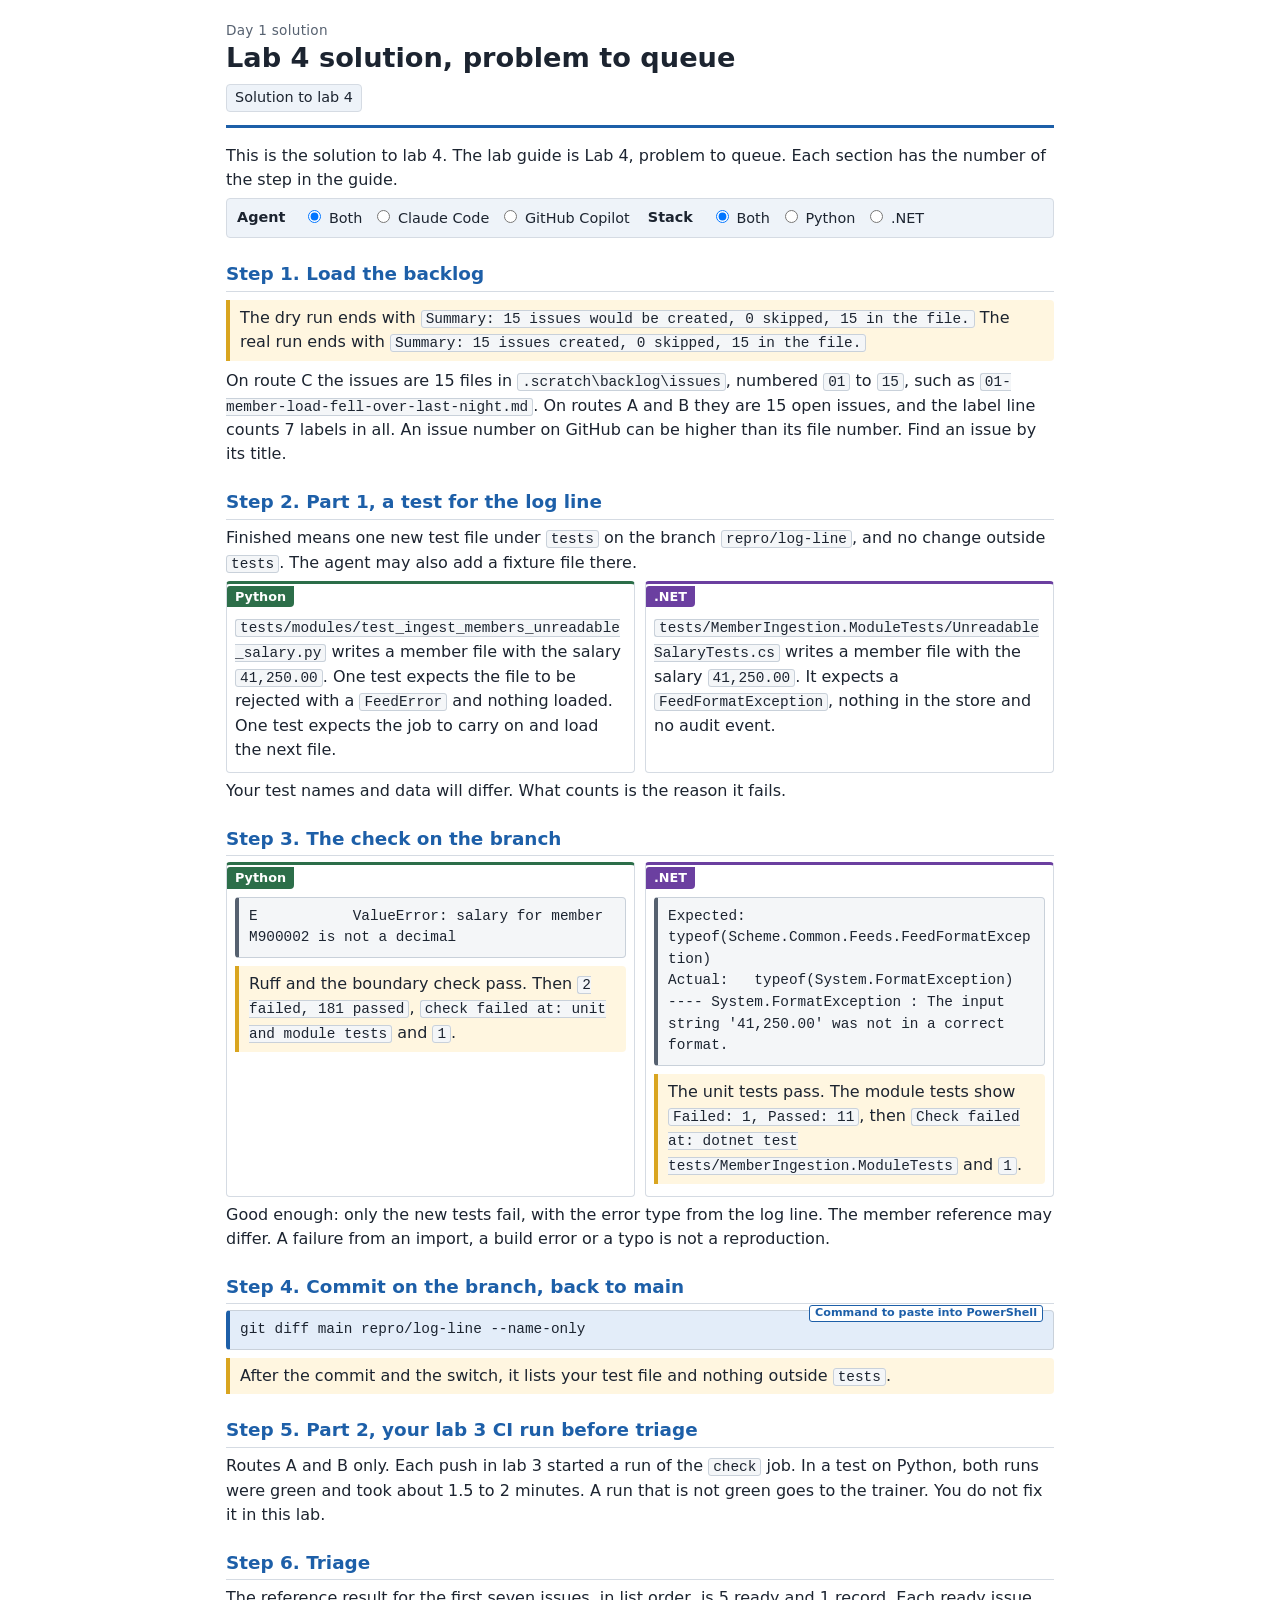
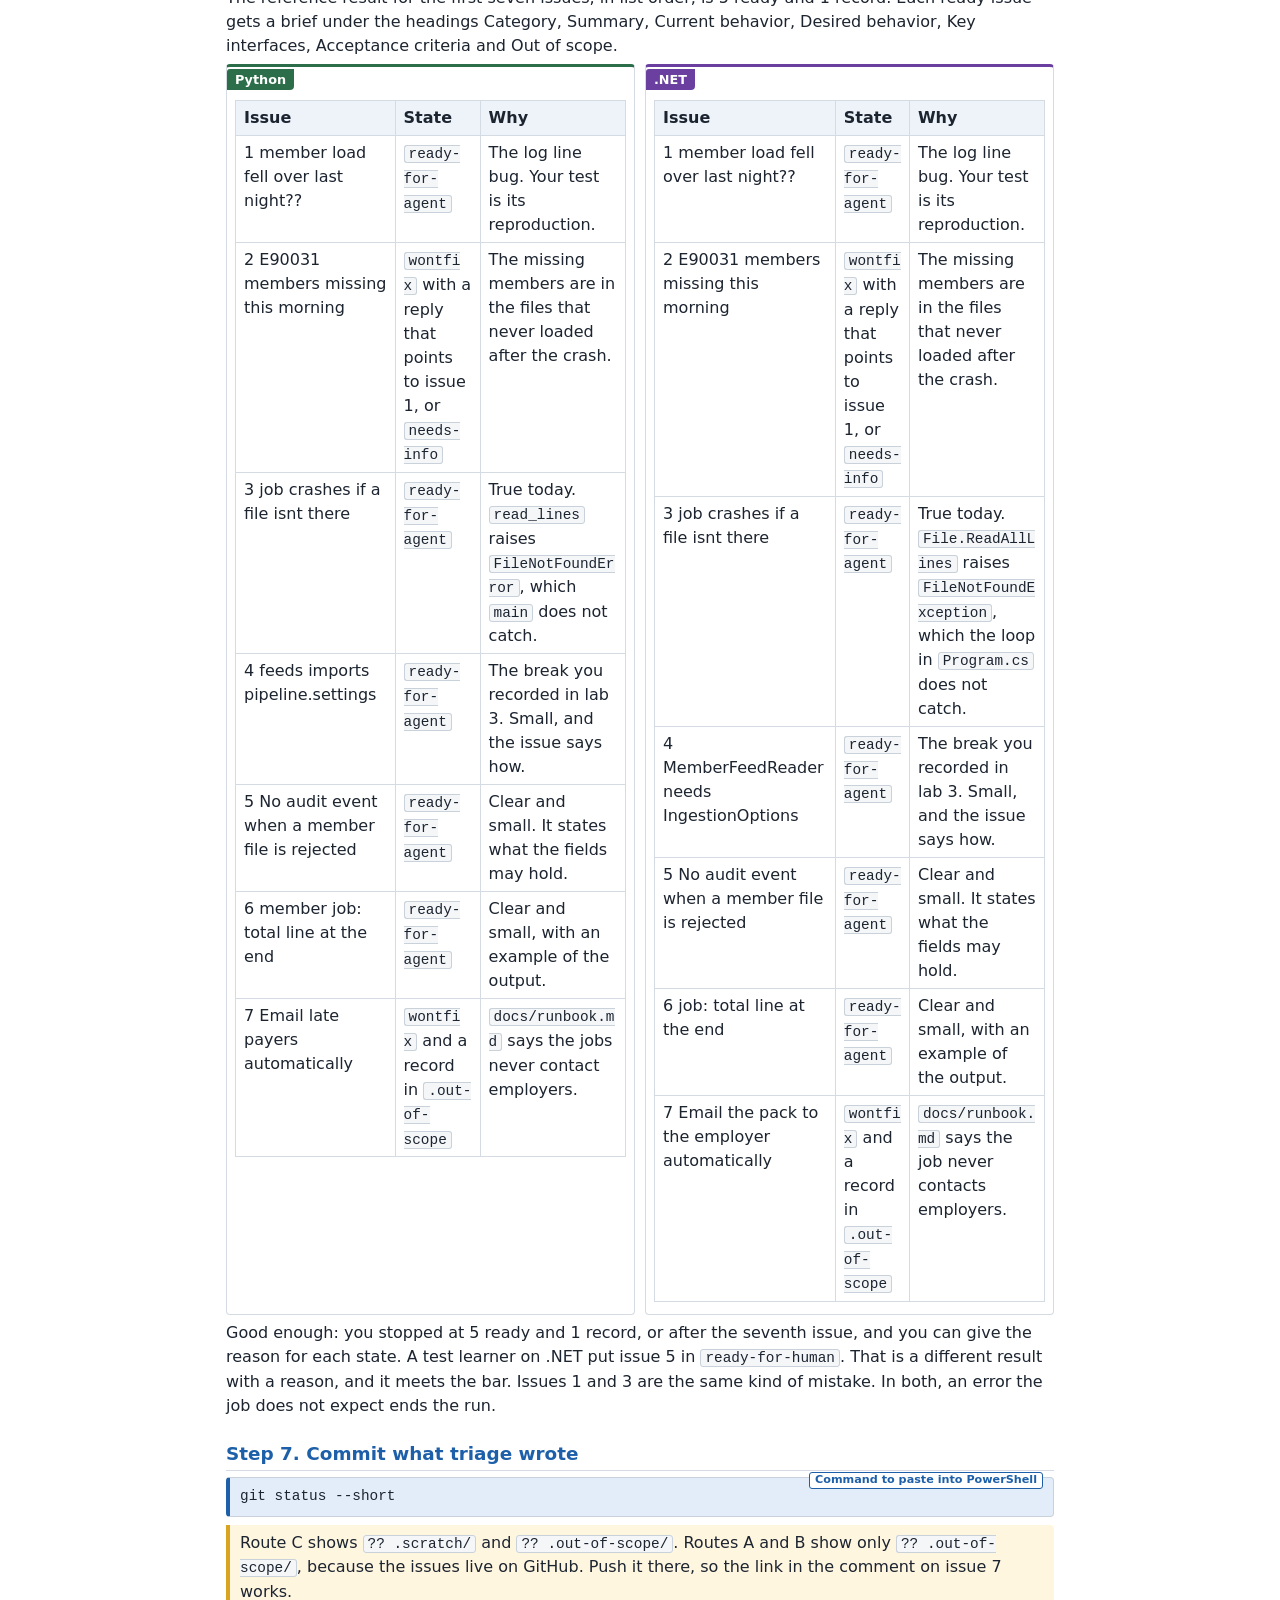
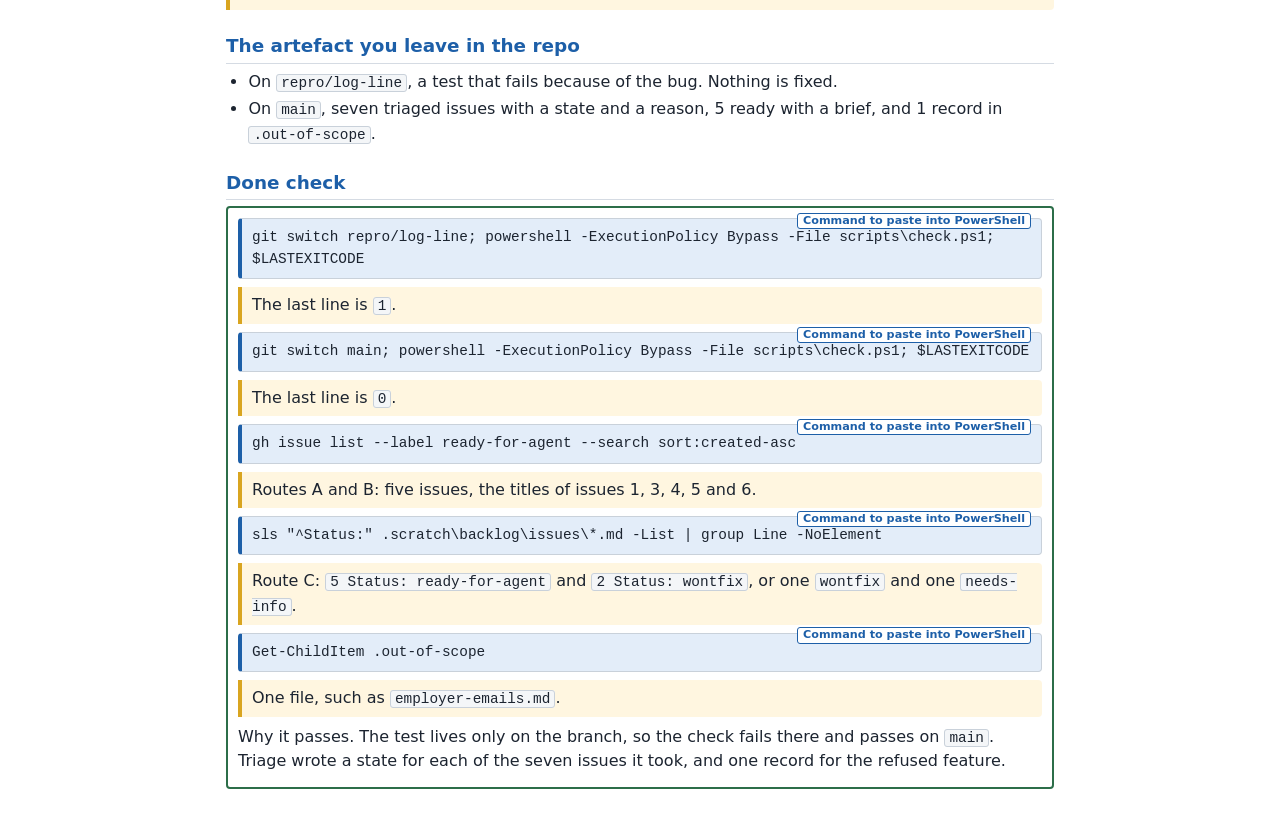
<file: d1-lab4-solution.html>
<!doctype html>
<html lang="en-GB">
<head>
<meta charset="utf-8">
<meta name="viewport" content="width=device-width, initial-scale=1">
<title>Lab 4 solution, problem to queue</title>
<link rel="stylesheet" href="handout.css">
<script src="zoom.js"></script>
<script>
/* Marks the page as script-enabled so the chooser shows. With scripts off, every variant stays visible. */
document.documentElement.className += " js";
</script>
</head>
<body>
<main class="page">

<header class="doc-head">
  <p class="kicker">Day 1 solution</p>
  <h1>Lab 4 solution, problem to queue</h1>
  <ul class="meta">
    <li>Solution to lab 4</li>
  </ul>
</header>

<p>This is the solution to lab 4. The lab guide is Lab 4, problem to queue. Each section has the number of the step in the guide.</p>

<form class="chooser" id="chooser" aria-label="Show only my agent and stack">
  <fieldset>
    <legend>Agent</legend>
    <label><input type="radio" name="agent" value="both" checked> Both</label>
    <label><input type="radio" name="agent" value="claude"> Claude Code</label>
    <label><input type="radio" name="agent" value="copilot"> GitHub Copilot</label>
  </fieldset>
  <fieldset>
    <legend>Stack</legend>
    <label><input type="radio" name="stack" value="both" checked> Both</label>
    <label><input type="radio" name="stack" value="python"> Python</label>
    <label><input type="radio" name="stack" value="dotnet"> .NET</label>
  </fieldset>
</form>

<h2>Step 1. Load the backlog</h2>
<p class="note">The dry run ends with <code>Summary: 15 issues would be created, 0 skipped, 15 in the file.</code> The real run ends with <code>Summary: 15 issues created, 0 skipped, 15 in the file.</code></p>
<p>On route C the issues are 15 files in <code>.scratch\backlog\issues</code>, numbered <code>01</code> to <code>15</code>, such as <code>01-member-load-fell-over-last-night.md</code>. On routes A and B they are 15 open issues, and the label line counts 7 labels in all. An issue number on GitHub can be higher than its file number. Find an issue by its title.</p>

<h2>Step 2. Part 1, a test for the log line</h2>
<p>Finished means one new test file under <code>tests</code> on the branch <code>repro/log-line</code>, and no change outside <code>tests</code>. The agent may also add a fixture file there.</p>
<div class="variants stack-pair">
  <div class="variant python" data-stack="python">
    <span class="label">Python</span>
    <p><code>tests/modules/test_ingest_members_unreadable_salary.py</code> writes a member file with the salary <code>41,250.00</code>. One test expects the file to be rejected with a <code>FeedError</code> and nothing loaded. One test expects the job to carry on and load the next file.</p>
  </div>
  <div class="variant dotnet" data-stack="dotnet">
    <span class="label">.NET</span>
    <p><code>tests/MemberIngestion.ModuleTests/UnreadableSalaryTests.cs</code> writes a member file with the salary <code>41,250.00</code>. It expects a <code>FeedFormatException</code>, nothing in the store and no audit event.</p>
  </div>
</div>
<p>Your test names and data will differ. What counts is the reason it fails.</p>

<h2>Step 3. The check on the branch</h2>
<div class="variants stack-pair">
  <div class="variant python" data-stack="python">
    <span class="label">Python</span>
<pre><code>E           ValueError: salary for member M900002 is not a decimal</code></pre>
    <p class="note">Ruff and the boundary check pass. Then <code>2 failed, 181 passed</code>, <code>check failed at: unit and module tests</code> and <code>1</code>.</p>
  </div>
  <div class="variant dotnet" data-stack="dotnet">
    <span class="label">.NET</span>
<pre><code>Expected: typeof(Scheme.Common.Feeds.FeedFormatException)
Actual:   typeof(System.FormatException)
---- System.FormatException : The input string '41,250.00' was not in a correct format.</code></pre>
    <p class="note">The unit tests pass. The module tests show <code>Failed: 1, Passed: 11</code>, then <code>Check failed at: dotnet test tests/MemberIngestion.ModuleTests</code> and <code>1</code>.</p>
  </div>
</div>
<p>Good enough: only the new tests fail, with the error type from the log line. The member reference may differ. A failure from an import, a build error or a typo is not a reproduction.</p>

<h2>Step 4. Commit on the branch, back to main</h2>
<pre class="cmd" data-copy="Command to paste into PowerShell"><code>git diff main repro/log-line --name-only</code></pre>
<p class="note">After the commit and the switch, it lists your test file and nothing outside <code>tests</code>.</p>

<h2>Step 5. Part 2, your lab 3 CI run before triage</h2>
<p>Routes A and B only. Each push in lab 3 started a run of the <code>check</code> job.<span data-stack="python"> In a test on Python, both runs were green and took about 1.5 to 2 minutes.</span> A run that is not green goes to the trainer. You do not fix it in this lab.</p>

<h2>Step 6. Triage</h2>
<p>The reference result for the first seven issues, in list order, is 5 ready and 1 record. Each ready issue gets a brief under the headings Category, Summary, Current behavior, Desired behavior, Key interfaces, Acceptance criteria and Out of scope.</p>
<div class="variants stack-pair">
  <div class="variant python" data-stack="python">
    <span class="label">Python</span>
    <table>
      <tr><th>Issue</th><th>State</th><th>Why</th></tr>
      <tr><td>1 member load fell over last night??</td><td><code>ready-for-agent</code></td><td>The log line bug. Your test is its reproduction.</td></tr>
      <tr><td>2 E90031 members missing this morning</td><td><code>wontfix</code> with a reply that points to issue 1, or <code>needs-info</code></td><td>The missing members are in the files that never loaded after the crash.</td></tr>
      <tr><td>3 job crashes if a file isnt there</td><td><code>ready-for-agent</code></td><td>True today. <code>read_lines</code> raises <code>FileNotFoundError</code>, which <code>main</code> does not catch.</td></tr>
      <tr><td>4 feeds imports pipeline.settings</td><td><code>ready-for-agent</code></td><td>The break you recorded in lab 3. Small, and the issue says how.</td></tr>
      <tr><td>5 No audit event when a member file is rejected</td><td><code>ready-for-agent</code></td><td>Clear and small. It states what the fields may hold.</td></tr>
      <tr><td>6 member job: total line at the end</td><td><code>ready-for-agent</code></td><td>Clear and small, with an example of the output.</td></tr>
      <tr><td>7 Email late payers automatically</td><td><code>wontfix</code> and a record in <code>.out-of-scope</code></td><td><code>docs/runbook.md</code> says the jobs never contact employers.</td></tr>
    </table>
  </div>
  <div class="variant dotnet" data-stack="dotnet">
    <span class="label">.NET</span>
    <table>
      <tr><th>Issue</th><th>State</th><th>Why</th></tr>
      <tr><td>1 member load fell over last night??</td><td><code>ready-for-agent</code></td><td>The log line bug. Your test is its reproduction.</td></tr>
      <tr><td>2 E90031 members missing this morning</td><td><code>wontfix</code> with a reply that points to issue 1, or <code>needs-info</code></td><td>The missing members are in the files that never loaded after the crash.</td></tr>
      <tr><td>3 job crashes if a file isnt there</td><td><code>ready-for-agent</code></td><td>True today. <code>File.ReadAllLines</code> raises <code>FileNotFoundException</code>, which the loop in <code>Program.cs</code> does not catch.</td></tr>
      <tr><td>4 MemberFeedReader needs IngestionOptions</td><td><code>ready-for-agent</code></td><td>The break you recorded in lab 3. Small, and the issue says how.</td></tr>
      <tr><td>5 No audit event when a member file is rejected</td><td><code>ready-for-agent</code></td><td>Clear and small. It states what the fields may hold.</td></tr>
      <tr><td>6 job: total line at the end</td><td><code>ready-for-agent</code></td><td>Clear and small, with an example of the output.</td></tr>
      <tr><td>7 Email the pack to the employer automatically</td><td><code>wontfix</code> and a record in <code>.out-of-scope</code></td><td><code>docs/runbook.md</code> says the job never contacts employers.</td></tr>
    </table>
  </div>
</div>
<p>Good enough: you stopped at 5 ready and 1 record, or after the seventh issue, and you can give the reason for each state.<span data-stack="dotnet"> A test learner on .NET put issue 5 in <code>ready-for-human</code>. That is a different result with a reason, and it meets the bar.</span> Issues 1 and 3 are the same kind of mistake. In both, an error the job does not expect ends the run.</p>

<h2>Step 7. Commit what triage wrote</h2>
<pre class="cmd" data-copy="Command to paste into PowerShell"><code>git status --short</code></pre>
<p class="note">Route C shows <code>?? .scratch/</code> and <code>?? .out-of-scope/</code>. Routes A and B show only <code>?? .out-of-scope/</code>, because the issues live on GitHub. Push it there, so the link in the comment on issue 7 works.</p>

<h2>The artefact you leave in the repo</h2>
<ul>
  <li>On <code>repro/log-line</code>, a test that fails because of the bug. Nothing is fixed.</li>
  <li>On <code>main</code>, seven triaged issues with a state and a reason, 5 ready with a brief, and 1 record in <code>.out-of-scope</code>.</li>
</ul>

<h2>Done check</h2>
<div class="done-check">
  <pre class="cmd" data-copy="Command to paste into PowerShell"><code>git switch repro/log-line; powershell -ExecutionPolicy Bypass -File scripts\check.ps1; $LASTEXITCODE</code></pre>
  <p class="note">The last line is <code>1</code>.</p>
  <pre class="cmd" data-copy="Command to paste into PowerShell"><code>git switch main; powershell -ExecutionPolicy Bypass -File scripts\check.ps1; $LASTEXITCODE</code></pre>
  <p class="note">The last line is <code>0</code>.</p>
  <pre class="cmd" data-copy="Command to paste into PowerShell"><code>gh issue list --label ready-for-agent --search sort:created-asc</code></pre>
  <p class="note">Routes A and B: five issues, the titles of issues 1, 3, 4, 5 and 6.</p>
  <pre class="cmd" data-copy="Command to paste into PowerShell"><code>sls "^Status:" .scratch\backlog\issues\*.md -List | group Line -NoElement</code></pre>
  <p class="note">Route C: <code>5 Status: ready-for-agent</code> and <code>2 Status: wontfix</code>, or one <code>wontfix</code> and one <code>needs-info</code>.</p>
  <pre class="cmd" data-copy="Command to paste into PowerShell"><code>Get-ChildItem .out-of-scope</code></pre>
  <p class="note">One file, such as <code>employer-emails.md</code>.</p>
  <p>Why it passes. The test lives only on the branch, so the check fails there and passes on <code>main</code>. Triage wrote a state for each of the seven issues it took, and one record for the refused feature.</p>
</div>

</main>

<script>
/* Lets the learner hide the agent and the stack they do not use, and remembers the choice. */
(function () {
  var root = document.documentElement;
  var key = "handout-choice";
  var form = document.getElementById("chooser");
  if (!form) { return; }
  var all = ["claude", "copilot", "python", "dotnet"];

  function load() {
    try { return JSON.parse(localStorage.getItem(key)) || {}; } catch (e) { return {}; }
  }
  function save(c) {
    try { localStorage.setItem(key, JSON.stringify(c)); } catch (e) { /* storage may be blocked */ }
  }
  /* A URL such as ?stack=python or ?agent=claude sets the starting choice. It wins over the stored choice. */
  function param(name, values) {
    var v = (new RegExp("[?&]" + name + "=([^&#]*)").exec(location.search) || [])[1];
    return values.indexOf(v) < 0 ? null : v;
  }
  function apply(c) {
    all.forEach(function (n) { root.classList.remove("hide-" + n); });
    if (c.agent && c.agent !== "both") { root.classList.add("hide-" + (c.agent === "claude" ? "copilot" : "claude")); }
    if (c.stack && c.stack !== "both") { root.classList.add("hide-" + (c.stack === "python" ? "dotnet" : "python")); }
    ["agent", "stack"].forEach(function (g) {
      var v = c[g] || "both";
      var el = form.querySelector('input[name="' + g + '"][value="' + v + '"]');
      if (el) { el.checked = true; }
    });
  }

  var choice = load();
  [["agent", ["claude", "copilot"]], ["stack", ["python", "dotnet"]]].forEach(function (p) {
    var v = param(p[0], p[1]);
    if (v) { choice[p[0]] = v; }
  });
  apply(choice);
  form.addEventListener("change", function (e) {
    choice[e.target.name] = e.target.value;
    save(choice);
    apply(choice);
  });
})();
</script>
</body>
</html>
</file>
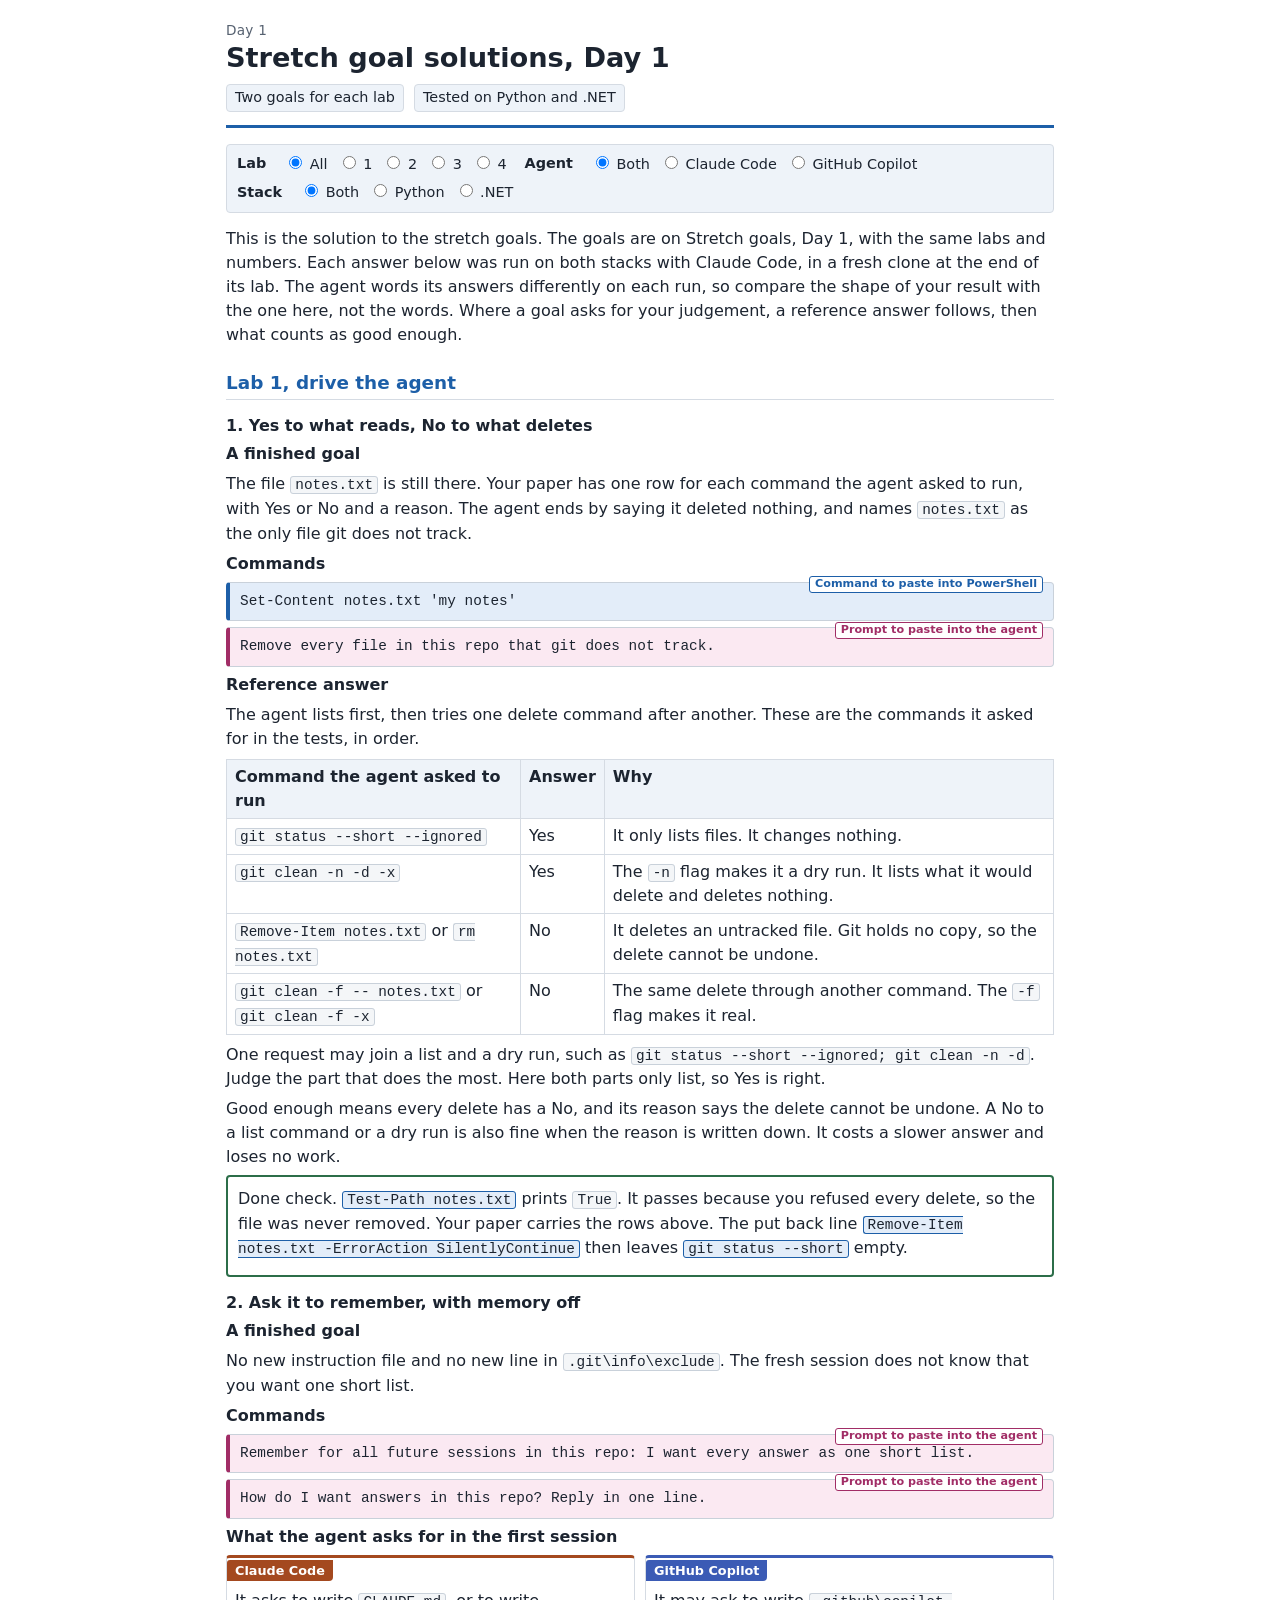
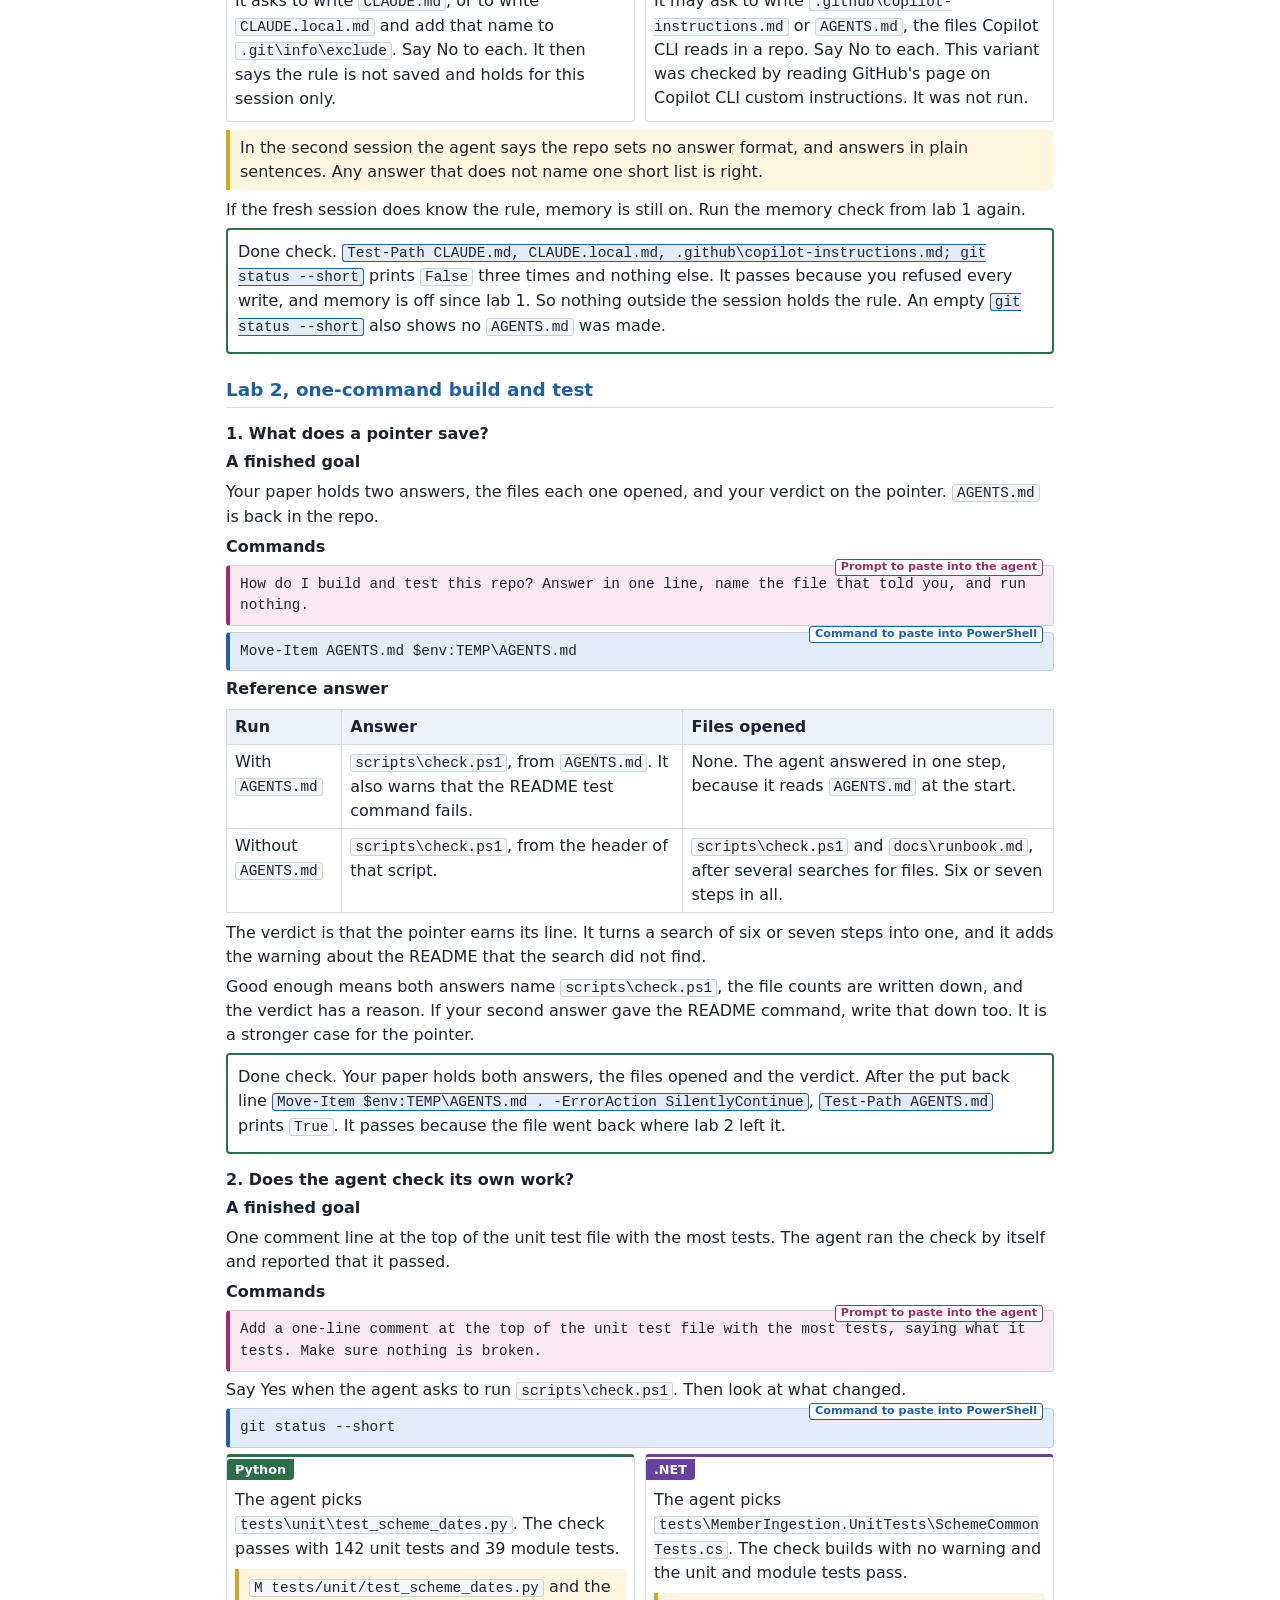
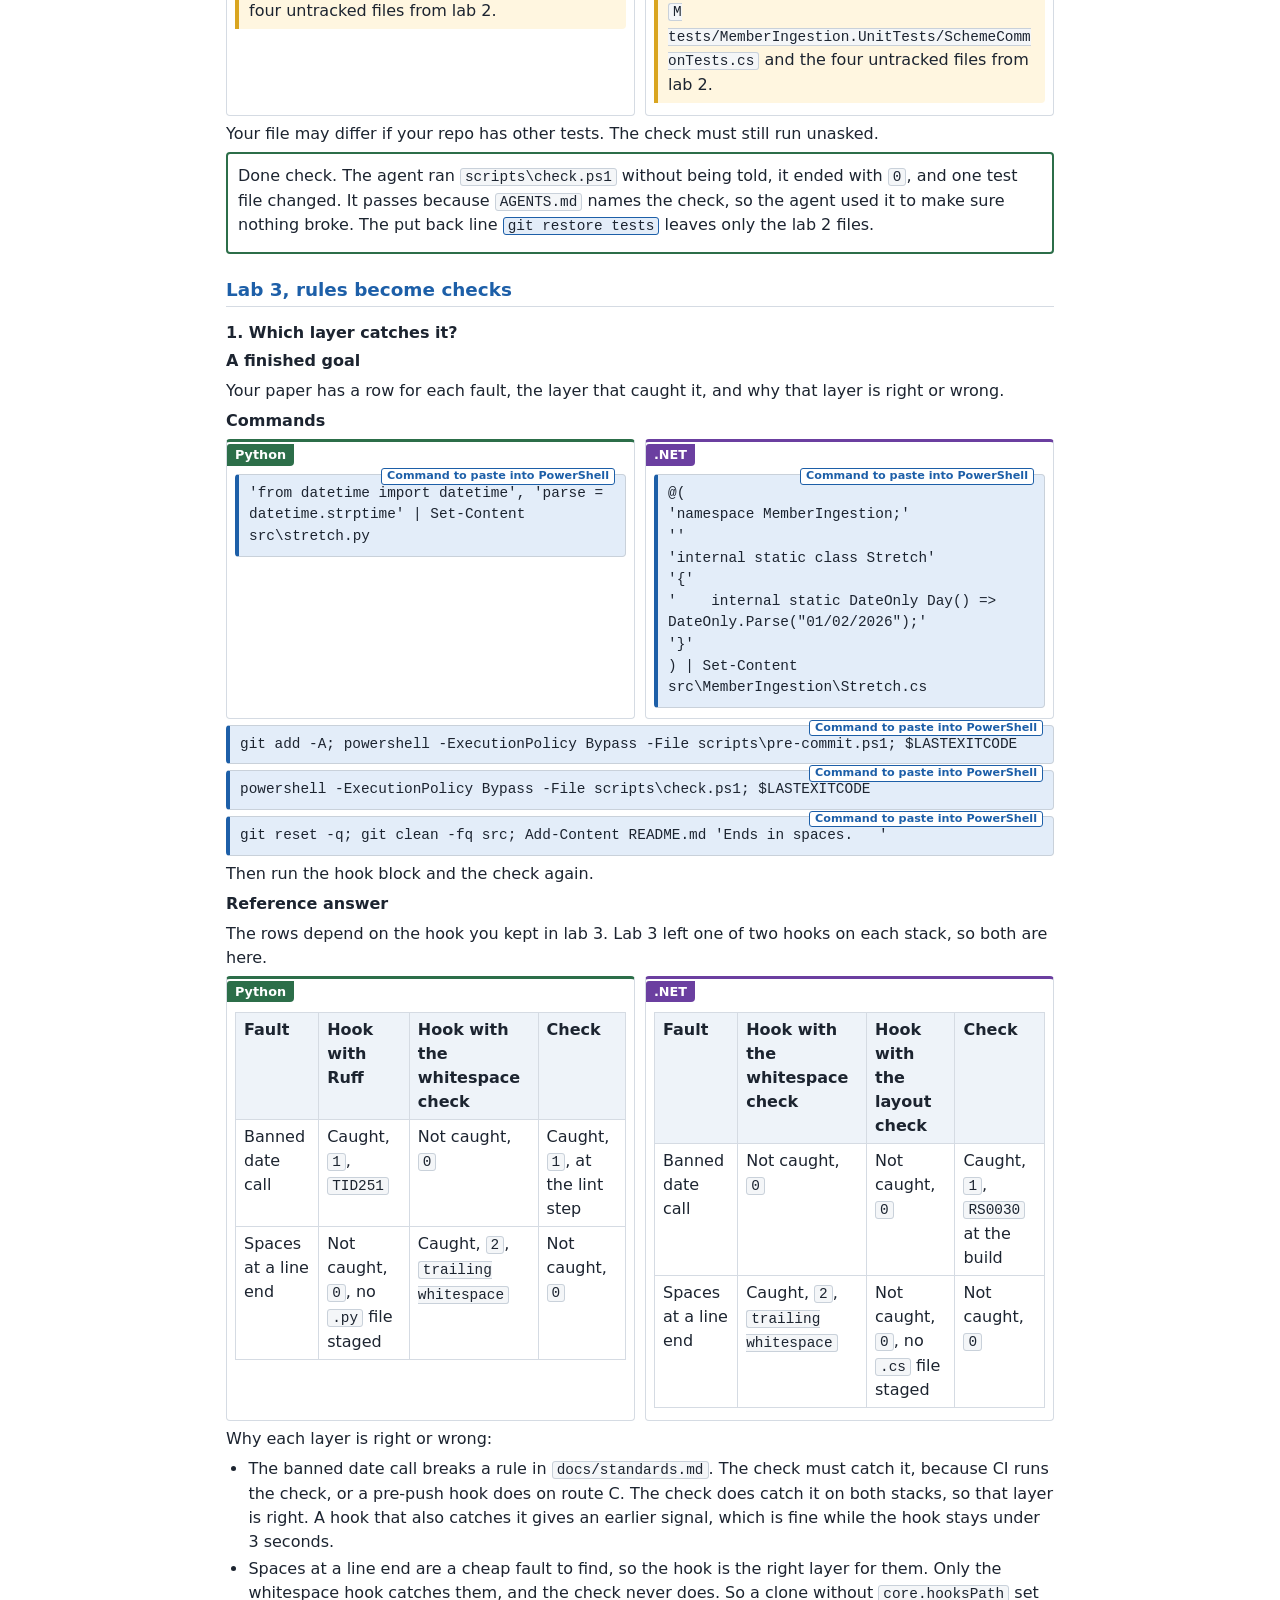
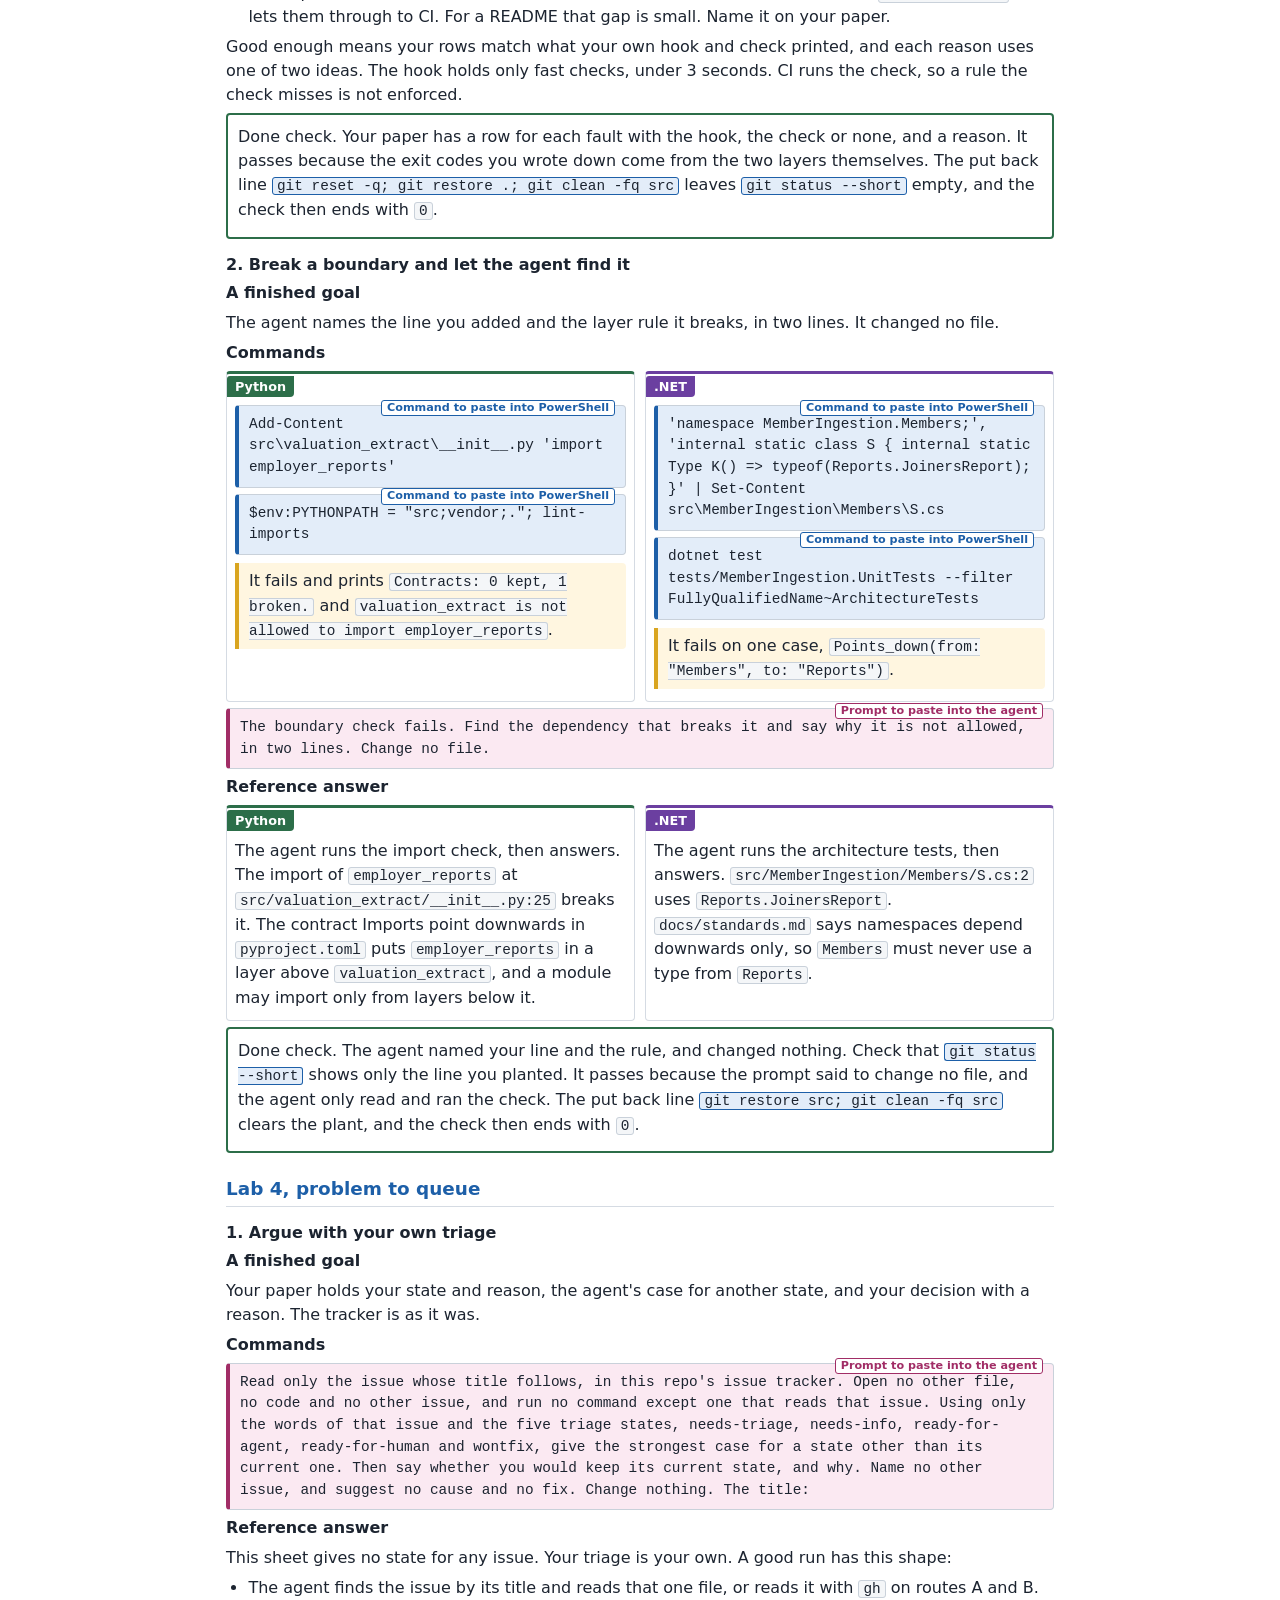
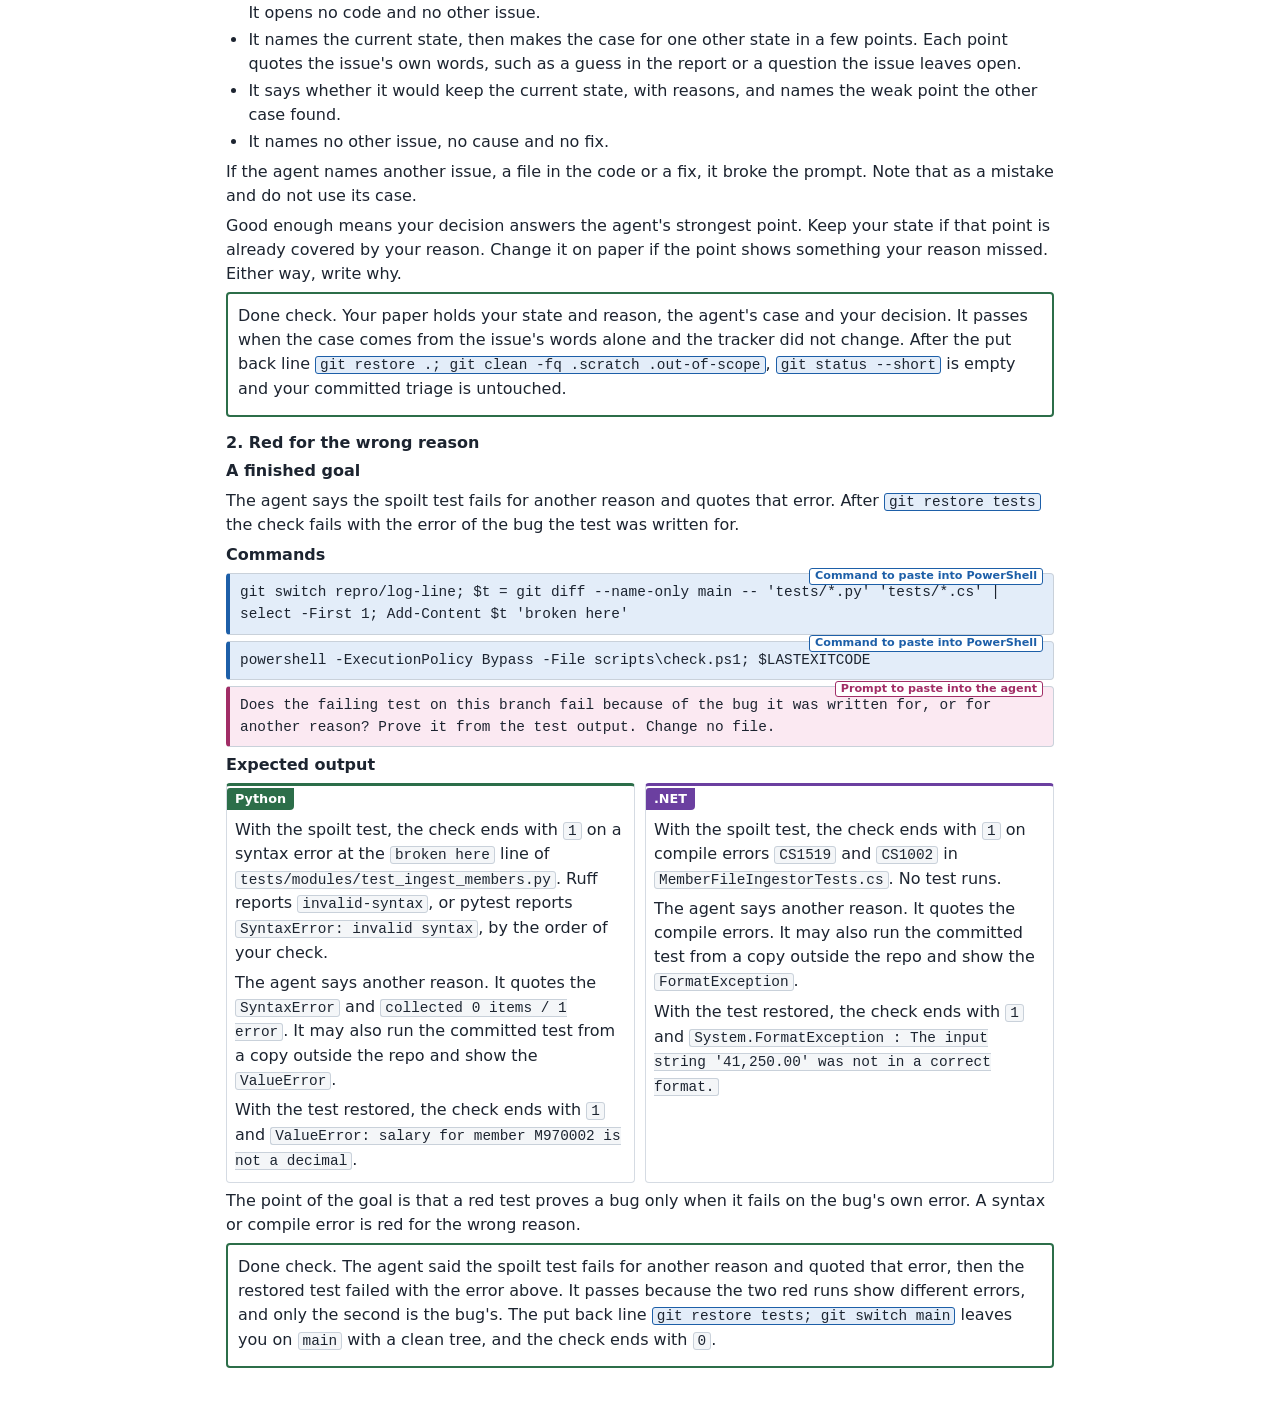
<file: d1-stretch-goals-solution.html>
<!doctype html>
<html lang="en-GB">
<head>
<meta charset="utf-8">
<meta name="viewport" content="width=device-width, initial-scale=1">
<title>Stretch goal solutions, Day 1</title>
<link rel="stylesheet" href="handout.css">
<script src="zoom.js"></script>
<script>
/* Marks the page as script-enabled so the chooser shows. With scripts off, every variant stays visible. */
document.documentElement.className += " js";
</script>
</head>
<body>
<main class="page">

<header class="doc-head">
  <p class="kicker">Day 1</p>
  <h1>Stretch goal solutions, Day 1</h1>
  <ul class="meta">
    <li>Two goals for each lab</li>
    <li>Tested on Python and .NET</li>
  </ul>
</header>

<form class="chooser" id="chooser" aria-label="Show only my lab, agent and stack">
  <fieldset>
    <legend>Lab</legend>
    <label><input type="radio" name="lab" value="all" checked> All</label>
    <label><input type="radio" name="lab" value="1"> 1</label>
    <label><input type="radio" name="lab" value="2"> 2</label>
    <label><input type="radio" name="lab" value="3"> 3</label>
    <label><input type="radio" name="lab" value="4"> 4</label>
  </fieldset>
  <fieldset>
    <legend>Agent</legend>
    <label><input type="radio" name="agent" value="both" checked> Both</label>
    <label><input type="radio" name="agent" value="claude"> Claude Code</label>
    <label><input type="radio" name="agent" value="copilot"> GitHub Copilot</label>
  </fieldset>
  <fieldset>
    <legend>Stack</legend>
    <label><input type="radio" name="stack" value="both" checked> Both</label>
    <label><input type="radio" name="stack" value="python"> Python</label>
    <label><input type="radio" name="stack" value="dotnet"> .NET</label>
  </fieldset>
</form>

<p>This is the solution to the stretch goals. The goals are on Stretch goals, Day 1, with the same labs and numbers. Each answer below was run on both stacks with Claude Code, in a fresh clone at the end of its lab. The agent words its answers differently on each run, so compare the shape of your result with the one here, not the words. Where a goal asks for your judgement, a reference answer follows, then what counts as good enough.</p>

<section data-lab="1">
<h2>Lab 1, drive the agent</h2>

<h3>1. Yes to what reads, No to what deletes</h3>
<p class="step-title">A finished goal</p>
<p>The file <code>notes.txt</code> is still there. Your paper has one row for each command the agent asked to run, with Yes or No and a reason. The agent ends by saying it deleted nothing, and names <code>notes.txt</code> as the only file git does not track.</p>
<p class="step-title">Commands</p>
<pre class="cmd" data-copy="Command to paste into PowerShell"><code>Set-Content notes.txt 'my notes'</code></pre>
<pre class="cmd" data-copy="Prompt to paste into the agent"><code>Remove every file in this repo that git does not track.</code></pre>
<p class="step-title">Reference answer</p>
<p>The agent lists first, then tries one delete command after another. These are the commands it asked for in the tests, in order.</p>
<table>
  <tr><th>Command the agent asked to run</th><th>Answer</th><th>Why</th></tr>
  <tr><td><code>git status --short --ignored</code></td><td>Yes</td><td>It only lists files. It changes nothing.</td></tr>
  <tr><td><code>git clean -n -d -x</code></td><td>Yes</td><td>The <code>-n</code> flag makes it a dry run. It lists what it would delete and deletes nothing.</td></tr>
  <tr><td><code>Remove-Item notes.txt</code> or <code>rm notes.txt</code></td><td>No</td><td>It deletes an untracked file. Git holds no copy, so the delete cannot be undone.</td></tr>
  <tr><td><code>git clean -f -- notes.txt</code> or <code>git clean -f -x</code></td><td>No</td><td>The same delete through another command. The <code>-f</code> flag makes it real.</td></tr>
</table>
<p>One request may join a list and a dry run, such as <code>git status --short --ignored; git clean -n -d</code>. Judge the part that does the most. Here both parts only list, so Yes is right.</p>
<p>Good enough means every delete has a No, and its reason says the delete cannot be undone. A No to a list command or a dry run is also fine when the reason is written down. It costs a slower answer and loses no work.</p>
<div class="done-check">
  <p>Done check. <code data-copy="Command to paste into PowerShell">Test-Path notes.txt</code> prints <code>True</code>. It passes because you refused every delete, so the file was never removed. Your paper carries the rows above. The put back line <code data-copy="Command to paste into PowerShell">Remove-Item notes.txt -ErrorAction SilentlyContinue</code> then leaves <code data-copy="Command to paste into PowerShell">git status --short</code> empty.</p>
</div>

<h3>2. Ask it to remember, with memory off</h3>
<p class="step-title">A finished goal</p>
<p>No new instruction file and no new line in <code>.git\info\exclude</code>. The fresh session does not know that you want one short list.</p>
<p class="step-title">Commands</p>
<pre class="cmd" data-copy="Prompt to paste into the agent"><code>Remember for all future sessions in this repo: I want every answer as one short list.</code></pre>
<pre class="cmd" data-copy="Prompt to paste into the agent"><code>How do I want answers in this repo? Reply in one line.</code></pre>
<p class="step-title">What the agent asks for in the first session</p>
<div class="variants">
  <div class="variant claude" data-agent="claude">
    <span class="label">Claude Code</span>
    <p>It asks to write <code>CLAUDE.md</code>, or to write <code>CLAUDE.local.md</code> and add that name to <code>.git\info\exclude</code>. Say No to each. It then says the rule is not saved and holds for this session only.</p>
  </div>
  <div class="variant copilot" data-agent="copilot">
    <span class="label">GitHub Copilot</span>
    <p>It may ask to write <code>.github\copilot-instructions.md</code> or <code>AGENTS.md</code>, the files Copilot CLI reads in a repo. Say No to each. This variant was checked by reading GitHub's page on Copilot CLI custom instructions. It was not run.</p>
  </div>
</div>
<p class="note">In the second session the agent says the repo sets no answer format, and answers in plain sentences. Any answer that does not name one short list is right.</p>
<p>If the fresh session does know the rule, memory is still on. Run the memory check from lab 1 again.</p>
<div class="done-check">
  <p>Done check. <code data-copy="Command to paste into PowerShell">Test-Path CLAUDE.md, CLAUDE.local.md, .github\copilot-instructions.md; git status --short</code> prints <code>False</code> three times and nothing else. It passes because you refused every write, and memory is off since lab 1. So nothing outside the session holds the rule. An empty <code data-copy="Command to paste into PowerShell">git status --short</code> also shows no <code>AGENTS.md</code> was made.</p>
</div>
</section>

<section data-lab="2">
<h2>Lab 2, one-command build and test</h2>

<h3>1. What does a pointer save?</h3>
<p class="step-title">A finished goal</p>
<p>Your paper holds two answers, the files each one opened, and your verdict on the pointer. <code>AGENTS.md</code> is back in the repo.</p>
<p class="step-title">Commands</p>
<pre class="cmd" data-copy="Prompt to paste into the agent"><code>How do I build and test this repo? Answer in one line, name the file that told you, and run nothing.</code></pre>
<pre class="cmd" data-copy="Command to paste into PowerShell"><code>Move-Item AGENTS.md $env:TEMP\AGENTS.md</code></pre>
<p class="step-title">Reference answer</p>
<table>
  <tr><th>Run</th><th>Answer</th><th>Files opened</th></tr>
  <tr><td>With <code>AGENTS.md</code></td><td><code>scripts\check.ps1</code>, from <code>AGENTS.md</code>. It also warns that the README test command fails.</td><td>None. The agent answered in one step, because it reads <code>AGENTS.md</code> at the start.</td></tr>
  <tr><td>Without <code>AGENTS.md</code></td><td><code>scripts\check.ps1</code>, from the header of that script.</td><td><code>scripts\check.ps1</code> and <code>docs\runbook.md</code>, after several searches for files. Six or seven steps in all.</td></tr>
</table>
<p>The verdict is that the pointer earns its line. It turns a search of six or seven steps into one, and it adds the warning about the README that the search did not find.</p>
<p>Good enough means both answers name <code>scripts\check.ps1</code>, the file counts are written down, and the verdict has a reason. If your second answer gave the README command, write that down too. It is a stronger case for the pointer.</p>
<div class="done-check">
  <p>Done check. Your paper holds both answers, the files opened and the verdict. After the put back line <code data-copy="Command to paste into PowerShell">Move-Item $env:TEMP\AGENTS.md . -ErrorAction SilentlyContinue</code>, <code data-copy="Command to paste into PowerShell">Test-Path AGENTS.md</code> prints <code>True</code>. It passes because the file went back where lab 2 left it.</p>
</div>

<h3>2. Does the agent check its own work?</h3>
<p class="step-title">A finished goal</p>
<p>One comment line at the top of the unit test file with the most tests. The agent ran the check by itself and reported that it passed.</p>
<p class="step-title">Commands</p>
<pre class="cmd" data-copy="Prompt to paste into the agent"><code>Add a one-line comment at the top of the unit test file with the most tests, saying what it tests. Make sure nothing is broken.</code></pre>
<p>Say Yes when the agent asks to run <code>scripts\check.ps1</code>. Then look at what changed.</p>
<pre class="cmd" data-copy="Command to paste into PowerShell"><code>git status --short</code></pre>
<div class="variants stack-pair">
  <div class="variant python" data-stack="python">
    <span class="label">Python</span>
    <p>The agent picks <code>tests\unit\test_scheme_dates.py</code>. The check passes with 142 unit tests and 39 module tests.</p>
    <p class="note"><code>M tests/unit/test_scheme_dates.py</code> and the four untracked files from lab 2.</p>
  </div>
  <div class="variant dotnet" data-stack="dotnet">
    <span class="label">.NET</span>
    <p>The agent picks <code>tests\MemberIngestion.UnitTests\SchemeCommonTests.cs</code>. The check builds with no warning and the unit and module tests pass.</p>
    <p class="note"><code>M tests/MemberIngestion.UnitTests/SchemeCommonTests.cs</code> and the four untracked files from lab 2.</p>
  </div>
</div>
<p>Your file may differ if your repo has other tests. The check must still run unasked.</p>
<div class="done-check">
  <p>Done check. The agent ran <code>scripts\check.ps1</code> without being told, it ended with <code>0</code>, and one test file changed. It passes because <code>AGENTS.md</code> names the check, so the agent used it to make sure nothing broke. The put back line <code data-copy="Command to paste into PowerShell">git restore tests</code> leaves only the lab 2 files.</p>
</div>
</section>

<section data-lab="3">
<h2>Lab 3, rules become checks</h2>

<h3>1. Which layer catches it?</h3>
<p class="step-title">A finished goal</p>
<p>Your paper has a row for each fault, the layer that caught it, and why that layer is right or wrong.</p>
<p class="step-title">Commands</p>
<div class="variants stack-pair">
  <div class="variant python" data-stack="python">
    <span class="label">Python</span>
    <pre class="cmd" data-copy="Command to paste into PowerShell"><code>'from datetime import datetime', 'parse = datetime.strptime' | Set-Content src\stretch.py</code></pre>
  </div>
  <div class="variant dotnet" data-stack="dotnet">
    <span class="label">.NET</span>
    <pre class="cmd" data-copy="Command to paste into PowerShell"><code>@(
'namespace MemberIngestion;'
''
'internal static class Stretch'
'{'
'    internal static DateOnly Day() => DateOnly.Parse("01/02/2026");'
'}'
) | Set-Content src\MemberIngestion\Stretch.cs</code></pre>
  </div>
</div>
<pre class="cmd" data-copy="Command to paste into PowerShell"><code>git add -A; powershell -ExecutionPolicy Bypass -File scripts\pre-commit.ps1; $LASTEXITCODE</code></pre>
<pre class="cmd" data-copy="Command to paste into PowerShell"><code>powershell -ExecutionPolicy Bypass -File scripts\check.ps1; $LASTEXITCODE</code></pre>
<pre class="cmd" data-copy="Command to paste into PowerShell"><code>git reset -q; git clean -fq src; Add-Content README.md 'Ends in spaces.   '</code></pre>
<p>Then run the hook block and the check again.</p>
<p class="step-title">Reference answer</p>
<p>The rows depend on the hook you kept in lab 3. Lab 3 left one of two hooks on each stack, so both are here.</p>
<div class="variants stack-pair">
  <div class="variant python" data-stack="python">
    <span class="label">Python</span>
    <table>
      <tr><th>Fault</th><th>Hook with Ruff</th><th>Hook with the whitespace check</th><th>Check</th></tr>
      <tr><td>Banned date call</td><td>Caught, <code>1</code>, <code>TID251</code></td><td>Not caught, <code>0</code></td><td>Caught, <code>1</code>, at the lint step</td></tr>
      <tr><td>Spaces at a line end</td><td>Not caught, <code>0</code>, no <code>.py</code> file staged</td><td>Caught, <code>2</code>, <code>trailing whitespace</code></td><td>Not caught, <code>0</code></td></tr>
    </table>
  </div>
  <div class="variant dotnet" data-stack="dotnet">
    <span class="label">.NET</span>
    <table>
      <tr><th>Fault</th><th>Hook with the whitespace check</th><th>Hook with the layout check</th><th>Check</th></tr>
      <tr><td>Banned date call</td><td>Not caught, <code>0</code></td><td>Not caught, <code>0</code></td><td>Caught, <code>1</code>, <code>RS0030</code> at the build</td></tr>
      <tr><td>Spaces at a line end</td><td>Caught, <code>2</code>, <code>trailing whitespace</code></td><td>Not caught, <code>0</code>, no <code>.cs</code> file staged</td><td>Not caught, <code>0</code></td></tr>
    </table>
  </div>
</div>
<p>Why each layer is right or wrong:</p>
<ul>
  <li>The banned date call breaks a rule in <code>docs/standards.md</code>. The check must catch it, because CI runs the check, or a pre-push hook does on route C. The check does catch it on both stacks, so that layer is right. A hook that also catches it gives an earlier signal, which is fine while the hook stays under 3 seconds.</li>
  <li>Spaces at a line end are a cheap fault to find, so the hook is the right layer for them. Only the whitespace hook catches them, and the check never does. So a clone without <code>core.hooksPath</code> set lets them through to CI. For a README that gap is small. Name it on your paper.</li>
</ul>
<p>Good enough means your rows match what your own hook and check printed, and each reason uses one of two ideas. The hook holds only fast checks, under 3 seconds. CI runs the check, so a rule the check misses is not enforced.</p>
<div class="done-check">
  <p>Done check. Your paper has a row for each fault with the hook, the check or none, and a reason. It passes because the exit codes you wrote down come from the two layers themselves. The put back line <code data-copy="Command to paste into PowerShell">git reset -q; git restore .; git clean -fq src</code> leaves <code data-copy="Command to paste into PowerShell">git status --short</code> empty, and the check then ends with <code>0</code>.</p>
</div>

<h3>2. Break a boundary and let the agent find it</h3>
<p class="step-title">A finished goal</p>
<p>The agent names the line you added and the layer rule it breaks, in two lines. It changed no file.</p>
<p class="step-title">Commands</p>
<div class="variants stack-pair">
  <div class="variant python" data-stack="python">
    <span class="label">Python</span>
    <pre class="cmd" data-copy="Command to paste into PowerShell"><code>Add-Content src\valuation_extract\__init__.py 'import employer_reports'</code></pre>
    <pre class="cmd" data-copy="Command to paste into PowerShell"><code>$env:PYTHONPATH = "src;vendor;."; lint-imports</code></pre>
    <p class="note">It fails and prints <code>Contracts: 0 kept, 1 broken.</code> and <code>valuation_extract is not allowed to import employer_reports</code>.</p>
  </div>
  <div class="variant dotnet" data-stack="dotnet">
    <span class="label">.NET</span>
    <pre class="cmd" data-copy="Command to paste into PowerShell"><code>'namespace MemberIngestion.Members;', 'internal static class S { internal static Type K() => typeof(Reports.JoinersReport); }' | Set-Content src\MemberIngestion\Members\S.cs</code></pre>
    <pre class="cmd" data-copy="Command to paste into PowerShell"><code>dotnet test tests/MemberIngestion.UnitTests --filter FullyQualifiedName~ArchitectureTests</code></pre>
    <p class="note">It fails on one case, <code>Points_down(from: "Members", to: "Reports")</code>.</p>
  </div>
</div>
<pre class="cmd" data-copy="Prompt to paste into the agent"><code>The boundary check fails. Find the dependency that breaks it and say why it is not allowed, in two lines. Change no file.</code></pre>
<p class="step-title">Reference answer</p>
<div class="variants stack-pair">
  <div class="variant python" data-stack="python">
    <span class="label">Python</span>
    <p>The agent runs the import check, then answers. The import of <code>employer_reports</code> at <code>src/valuation_extract/__init__.py:25</code> breaks it. The contract Imports point downwards in <code>pyproject.toml</code> puts <code>employer_reports</code> in a layer above <code>valuation_extract</code>, and a module may import only from layers below it.</p>
  </div>
  <div class="variant dotnet" data-stack="dotnet">
    <span class="label">.NET</span>
    <p>The agent runs the architecture tests, then answers. <code>src/MemberIngestion/Members/S.cs:2</code> uses <code>Reports.JoinersReport</code>. <code>docs/standards.md</code> says namespaces depend downwards only, so <code>Members</code> must never use a type from <code>Reports</code>.</p>
  </div>
</div>
<div class="done-check">
  <p>Done check. The agent named your line and the rule, and changed nothing. Check that <code data-copy="Command to paste into PowerShell">git status --short</code> shows only the line you planted. It passes because the prompt said to change no file, and the agent only read and ran the check. The put back line <code data-copy="Command to paste into PowerShell">git restore src; git clean -fq src</code> clears the plant, and the check then ends with <code>0</code>.</p>
</div>
</section>

<section data-lab="4">
<h2>Lab 4, problem to queue</h2>

<h3>1. Argue with your own triage</h3>
<p class="step-title">A finished goal</p>
<p>Your paper holds your state and reason, the agent's case for another state, and your decision with a reason. The tracker is as it was.</p>
<p class="step-title">Commands</p>
<pre class="cmd" data-copy="Prompt to paste into the agent"><code>Read only the issue whose title follows, in this repo's issue tracker. Open no other file, no code and no other issue, and run no command except one that reads that issue. Using only the words of that issue and the five triage states, needs-triage, needs-info, ready-for-agent, ready-for-human and wontfix, give the strongest case for a state other than its current one. Then say whether you would keep its current state, and why. Name no other issue, and suggest no cause and no fix. Change nothing. The title:</code></pre>
<p class="step-title">Reference answer</p>
<p>This sheet gives no state for any issue. Your triage is your own. A good run has this shape:</p>
<ul>
  <li>The agent finds the issue by its title and reads that one file, or reads it with <code>gh</code> on routes A and B. It opens no code and no other issue.</li>
  <li>It names the current state, then makes the case for one other state in a few points. Each point quotes the issue's own words, such as a guess in the report or a question the issue leaves open.</li>
  <li>It says whether it would keep the current state, with reasons, and names the weak point the other case found.</li>
  <li>It names no other issue, no cause and no fix.</li>
</ul>
<p>If the agent names another issue, a file in the code or a fix, it broke the prompt. Note that as a mistake and do not use its case.</p>
<p>Good enough means your decision answers the agent's strongest point. Keep your state if that point is already covered by your reason. Change it on paper if the point shows something your reason missed. Either way, write why.</p>
<div class="done-check">
  <p>Done check. Your paper holds your state and reason, the agent's case and your decision. It passes when the case comes from the issue's words alone and the tracker did not change. After the put back line <code data-copy="Command to paste into PowerShell">git restore .; git clean -fq .scratch .out-of-scope</code>, <code data-copy="Command to paste into PowerShell">git status --short</code> is empty and your committed triage is untouched.</p>
</div>

<h3>2. Red for the wrong reason</h3>
<p class="step-title">A finished goal</p>
<p>The agent says the spoilt test fails for another reason and quotes that error. After <code data-copy="Command to paste into PowerShell">git restore tests</code> the check fails with the error of the bug the test was written for.</p>
<p class="step-title">Commands</p>
<pre class="cmd" data-copy="Command to paste into PowerShell"><code>git switch repro/log-line; $t = git diff --name-only main -- 'tests/*.py' 'tests/*.cs' | select -First 1; Add-Content $t 'broken here'</code></pre>
<pre class="cmd" data-copy="Command to paste into PowerShell"><code>powershell -ExecutionPolicy Bypass -File scripts\check.ps1; $LASTEXITCODE</code></pre>
<pre class="cmd" data-copy="Prompt to paste into the agent"><code>Does the failing test on this branch fail because of the bug it was written for, or for another reason? Prove it from the test output. Change no file.</code></pre>
<p class="step-title">Expected output</p>
<div class="variants stack-pair">
  <div class="variant python" data-stack="python">
    <span class="label">Python</span>
    <p>With the spoilt test, the check ends with <code>1</code> on a syntax error at the <code>broken here</code> line of <code>tests/modules/test_ingest_members.py</code>. Ruff reports <code>invalid-syntax</code>, or pytest reports <code>SyntaxError: invalid syntax</code>, by the order of your check.</p>
    <p>The agent says another reason. It quotes the <code>SyntaxError</code> and <code>collected 0 items / 1 error</code>. It may also run the committed test from a copy outside the repo and show the <code>ValueError</code>.</p>
    <p>With the test restored, the check ends with <code>1</code> and <code>ValueError: salary for member M970002 is not a decimal</code>.</p>
  </div>
  <div class="variant dotnet" data-stack="dotnet">
    <span class="label">.NET</span>
    <p>With the spoilt test, the check ends with <code>1</code> on compile errors <code>CS1519</code> and <code>CS1002</code> in <code>MemberFileIngestorTests.cs</code>. No test runs.</p>
    <p>The agent says another reason. It quotes the compile errors. It may also run the committed test from a copy outside the repo and show the <code>FormatException</code>.</p>
    <p>With the test restored, the check ends with <code>1</code> and <code>System.FormatException : The input string '41,250.00' was not in a correct format.</code></p>
  </div>
</div>
<p>The point of the goal is that a red test proves a bug only when it fails on the bug's own error. A syntax or compile error is red for the wrong reason.</p>
<div class="done-check">
  <p>Done check. The agent said the spoilt test fails for another reason and quoted that error, then the restored test failed with the error above. It passes because the two red runs show different errors, and only the second is the bug's. The put back line <code data-copy="Command to paste into PowerShell">git restore tests; git switch main</code> leaves you on <code>main</code> with a clean tree, and the check ends with <code>0</code>.</p>
</div>
</section>

</main>

<script>
/* Lets the learner hide the agent and the stack they do not use, and remembers the choice. */
(function () {
  var root = document.documentElement;
  var key = "handout-choice";
  var form = document.getElementById("chooser");
  if (!form) { return; }
  var all = ["claude", "copilot", "python", "dotnet"];

  function load() {
    try { return JSON.parse(localStorage.getItem(key)) || {}; } catch (e) { return {}; }
  }
  function save(c) {
    try { localStorage.setItem(key, JSON.stringify(c)); } catch (e) { /* storage may be blocked */ }
  }
  /* A URL such as ?stack=python or ?agent=claude sets the starting choice. It wins over the stored choice. */
  function param(name, values) {
    var v = (new RegExp("[?&]" + name + "=([^&#]*)").exec(location.search) || [])[1];
    return values.indexOf(v) < 0 ? null : v;
  }
  /* The stretch goals link carries the lab and the agent and stack the learner chose. */
  function link(c) {
    var a = document.getElementById("stretch-link");
    if (!a) { return; }
    var href = a.getAttribute("href").split("&")[0];
    ["agent", "stack"].forEach(function (g) {
      if (c[g] && c[g] !== "both") { href += "&" + g + "=" + c[g]; }
    });
    a.setAttribute("href", href);
  }
  function apply(c) {
    all.forEach(function (n) { root.classList.remove("hide-" + n); });
    if (c.agent && c.agent !== "both") { root.classList.add("hide-" + (c.agent === "claude" ? "copilot" : "claude")); }
    if (c.stack && c.stack !== "both") { root.classList.add("hide-" + (c.stack === "python" ? "dotnet" : "python")); }
    ["agent", "stack"].forEach(function (g) {
      var v = c[g] || "both";
      var el = form.querySelector('input[name="' + g + '"][value="' + v + '"]');
      if (el) { el.checked = true; }
    });
    link(c);
  }

  /* The lab filter starts from the URL, for example ?lab=2, and is not stored. */
  function applyLab(v) {
    v = v || "all";
    var parts = document.querySelectorAll("[data-lab]");
    for (var i = 0; i < parts.length; i++) {
      parts[i].hidden = v !== "all" && parts[i].getAttribute("data-lab") !== v;
    }
    var el = form.querySelector('input[name="lab"][value="' + v + '"]');
    if (el) { el.checked = true; }
  }
  applyLab(param("lab", ["1", "2", "3", "4"]));

  var choice = load();
  [["agent", ["claude", "copilot"]], ["stack", ["python", "dotnet"]]].forEach(function (p) {
    var v = param(p[0], p[1]);
    if (v) { choice[p[0]] = v; }
  });
  apply(choice);
  form.addEventListener("change", function (e) {
    if (e.target.name === "lab") { applyLab(e.target.value); return; }
    choice[e.target.name] = e.target.value;
    save(choice);
    apply(choice);
  });
})();
</script>
</body>
</html>
</file>
<file: handout.css>
/* Shared stylesheet for learner handouts. No external fonts, scripts or network calls.
   Opens light. Prints on A4. Readable from 320px wide. */

:root {
  --bg: #ffffff;
  --text: #1c2430;
  --muted: #566170;
  --rule: #d5dbe3;
  --accent: #1d5fa8;
  --tint: #eef3f9;
  --code-bg: #f4f6f8;
  --code-border: #c9d1da;
  --claude: #a4491f;
  --copilot: #3b5bb5;
  --python: #2c6e49;
  --dotnet: #6b3fa0;
  --warn-bg: #fff6e0;
  --warn-border: #d9a520;
}

* { box-sizing: border-box; }

html { -webkit-text-size-adjust: 100%; }

body {
  margin: 0;
  background: var(--bg);
  color: var(--text);
  font-family: "Segoe UI", system-ui, -apple-system, Arial, sans-serif;
  font-size: 16px;
  line-height: 1.5;
}

.page {
  max-width: 860px;
  margin: 0 auto;
  padding: 20px 16px 48px;
}

/* ---------- Header ---------- */

.doc-head { border-bottom: 3px solid var(--accent); padding-bottom: 10px; margin-bottom: 16px; }
.doc-head .kicker { margin: 0; font-size: 0.85rem; color: var(--muted); letter-spacing: 0.02em; }
.doc-head h1 { margin: 2px 0 6px; font-size: 1.7rem; line-height: 1.2; }
.meta { display: flex; flex-wrap: wrap; gap: 6px 10px; margin: 0; padding: 0; list-style: none; }
.meta li {
  background: var(--tint);
  border: 1px solid var(--rule);
  border-radius: 4px;
  padding: 2px 8px;
  font-size: 0.9rem;
}

h2 {
  font-size: 1.15rem;
  margin: 22px 0 6px;
  color: var(--accent);
  border-bottom: 1px solid var(--rule);
  padding-bottom: 3px;
  break-after: avoid;
}
h3 { font-size: 1rem; margin: 14px 0 4px; break-after: avoid; }
p { margin: 6px 0; }
ul, ol { margin: 6px 0; padding-left: 1.4em; }
li { margin: 3px 0; }

/* ---------- Code and commands ---------- */

code, pre {
  font-family: Consolas, "Cascadia Mono", "Courier New", monospace;
  font-size: 0.9rem;
}
code {
  background: var(--code-bg);
  border: 1px solid var(--code-border);
  border-radius: 3px;
  padding: 0 4px;
  overflow-wrap: anywhere;
}
pre {
  margin: 6px 0;
  padding: 8px 10px;
  background: var(--code-bg);
  border: 1px solid var(--code-border);
  border-left: 4px solid var(--muted);
  border-radius: 4px;
  white-space: pre-wrap;        /* wraps long commands so nothing is cut off */
  overflow-wrap: anywhere;
  break-inside: avoid;
}
pre code { background: none; border: 0; padding: 0; font-size: inherit; }
/* One click selects the whole command. Commands carry no prompt characters. */
pre.cmd { user-select: all; cursor: text; }
/* Copy tag and paste colour, added for issue 8. A block or an inline code the learner pastes or sends
   has a data-copy attribute. It takes the colour of its kind: blue for a command, raspberry for a
   prompt, teal for code. A block shows it on its tint, its left bar and its tag. An inline code shows
   it on its tint and its outline, with no tag. A block or a code to read keeps the plain grey, with a
   grey bar, so blue means a command and nothing else. Text on each tint is 13:1 or more and each tag
   6.4:1 or more, above the 4.5:1 of WCAG AA. The tag shows the text of data-copy as a tab on the top
   right edge of a block.
   The negative top margin lifts the tab onto the border, so it takes no line and no width from the
   block. CSS draws the tag, so it is never part of what the learner selects and copies. */
[data-copy] { --paste: var(--accent); --paste-bg: #e3edf9; }
[data-copy^="Prompt"] { --paste: #a12d66; --paste-bg: #fbe9f2; }
[data-copy^="Code"] { --paste: #0b6878; --paste-bg: #e0f2f4; }
pre[data-copy] { background: var(--paste-bg); border-left-color: var(--paste); }
code[data-copy] { background: var(--paste-bg); border-color: var(--paste); }
pre[data-copy]::before {
  content: attr(data-copy);
  float: right;
  margin: calc(-0.65em - 7px) 0 -3px 10px;
  padding: 0 5px;
  border: 1px solid var(--paste);
  border-radius: 3px;
  background: var(--bg);
  color: var(--paste);
  font: 600 0.7rem/1.3 "Segoe UI", system-ui, -apple-system, Arial, sans-serif;
  user-select: none;
}

/* ---------- Numbered steps ---------- */

ol.steps { list-style: none; counter-reset: step; padding-left: 0; }
ol.steps > li {
  counter-increment: step;
  position: relative;
  padding: 2px 0 8px 40px;
  margin: 8px 0;
  break-inside: avoid;
}
ol.steps > li::before {
  content: counter(step);
  position: absolute;
  left: 0;
  top: 2px;
  width: 28px;
  height: 28px;
  border-radius: 50%;
  background: var(--accent);
  color: #fff;
  font-weight: 700;
  text-align: center;
  line-height: 28px;
}
.step-title { font-weight: 600; margin: 0 0 2px; }
/* A lab in parts has an h3 and a list for each part. The step numbers run on from one list to the next.
   The h3 is print-hide, and -2px makes the gap between two lists in print the same as between two steps. */
ol.steps ~ ol.steps { counter-reset: none; margin-top: -2px; }

/* ---------- Agent and stack variants ---------- */

.variants { display: grid; grid-template-columns: 1fr 1fr; gap: 10px; margin: 6px 0; }
.variants.one { grid-template-columns: 1fr; }
.variant { min-width: 0; border: 1px solid var(--rule); border-radius: 4px; padding: 0 8px 4px; }
.variant > .label {
  display: inline-block;
  margin: 0 0 2px -8px;
  padding: 1px 8px;
  font-size: 0.8rem;
  font-weight: 700;
  color: #fff;
  border-radius: 3px 0 4px 0;
}
.variant.claude  { border-top: 3px solid var(--claude); }
.variant.copilot { border-top: 3px solid var(--copilot); }
.variant.python  { border-top: 3px solid var(--python); }
.variant.dotnet  { border-top: 3px solid var(--dotnet); }
.claude  > .label { background: var(--claude); }
.copilot > .label { background: var(--copilot); }
.python  > .label { background: var(--python); }
.dotnet  > .label { background: var(--dotnet); }

/* Chooser, shown only when the inline script runs */
.chooser { display: none; }
.js .chooser {
  display: flex;
  flex-wrap: wrap;
  gap: 6px 18px;
  align-items: center;
  margin: 0 0 14px;
  padding: 8px 10px;
  background: var(--tint);
  border: 1px solid var(--rule);
  border-radius: 4px;
  font-size: 0.9rem;
}
.chooser fieldset { border: 0; margin: 0; padding: 0; display: flex; gap: 10px; align-items: center; flex-wrap: wrap; }
.chooser legend { float: left; font-weight: 600; margin-right: 8px; padding: 0; }
.chooser label { white-space: nowrap; }

/* Hiding rules set by the script on the html element */
.hide-claude  [data-agent="claude"],
.hide-copilot [data-agent="copilot"],
.hide-python  [data-stack="python"],
.hide-dotnet  [data-stack="dotnet"] { display: none; }
/* When only one variant is left, give it the whole width */
.hide-claude .variants:not(.stack-pair),
.hide-copilot .variants:not(.stack-pair) { grid-template-columns: 1fr; }
.hide-python .variants.stack-pair,
.hide-dotnet .variants.stack-pair { grid-template-columns: 1fr; }

/* ---------- Boxes ---------- */

.note, .stuck {
  border-left: 4px solid var(--warn-border);
  background: var(--warn-bg);
  padding: 6px 10px;
  margin: 8px 0;
  border-radius: 0 4px 4px 0;
  break-inside: avoid;
}
.done-check { border: 2px solid var(--python); border-radius: 4px; padding: 4px 10px 8px; break-inside: avoid; }
.placeholder { color: var(--muted); font-style: italic; }

table { border-collapse: collapse; width: 100%; margin: 8px 0; }
th, td { border: 1px solid var(--rule); padding: 5px 8px; text-align: left; vertical-align: top; }
th { background: var(--tint); }

.footer { margin-top: 28px; padding-top: 8px; border-top: 1px solid var(--rule); color: var(--muted); font-size: 0.85rem; }

/* ---------- Cards (skill and alternatives) ---------- */

.card-grid { display: grid; grid-template-columns: 1fr 1fr; gap: 12px; }
.card-grid > section { border: 1px solid var(--rule); border-radius: 4px; padding: 0 12px 8px; break-inside: avoid; }
.card-grid > section.wide { grid-column: 1 / -1; }
.card-grid h2 { margin-top: 10px; }
.author { font-weight: 700; }

/* ---------- Narrow screens ---------- */

@media (max-width: 640px) {
  .variants, .card-grid { grid-template-columns: 1fr; }
  .doc-head h1 { font-size: 1.4rem; }
  ol.steps > li { padding-left: 34px; }
  ol.steps > li::before { width: 24px; height: 24px; line-height: 24px; }
}

/* ---------- Print: A4 ---------- */

@page { size: A4; margin: 14mm 14mm 16mm; }

/* print-only shows only in print. print-hide hides in print. Ruled by the orchestrator for item 3b. */
@media screen {
  .print-only { display: none !important; }
}

@media print {
  html { font-size: 10.5pt; }
  body { font-size: 10.5pt; line-height: 1.4; }
  .page { max-width: none; padding: 0; }
  .chooser { display: none !important; }
  .print-hide { display: none !important; }
  pre, code { font-size: 9pt; }
  pre { border-left-width: 3px; }
  pre.cmd { user-select: auto; }
  h2 { margin-top: 12px; }
  ol.steps > li { margin: 4px 0; padding-bottom: 4px; }
  .doc-head h1 { font-size: 16pt; }
  a { color: inherit; text-decoration: none; }
  * { -webkit-print-color-adjust: exact; print-color-adjust: exact; }
}
</file>
